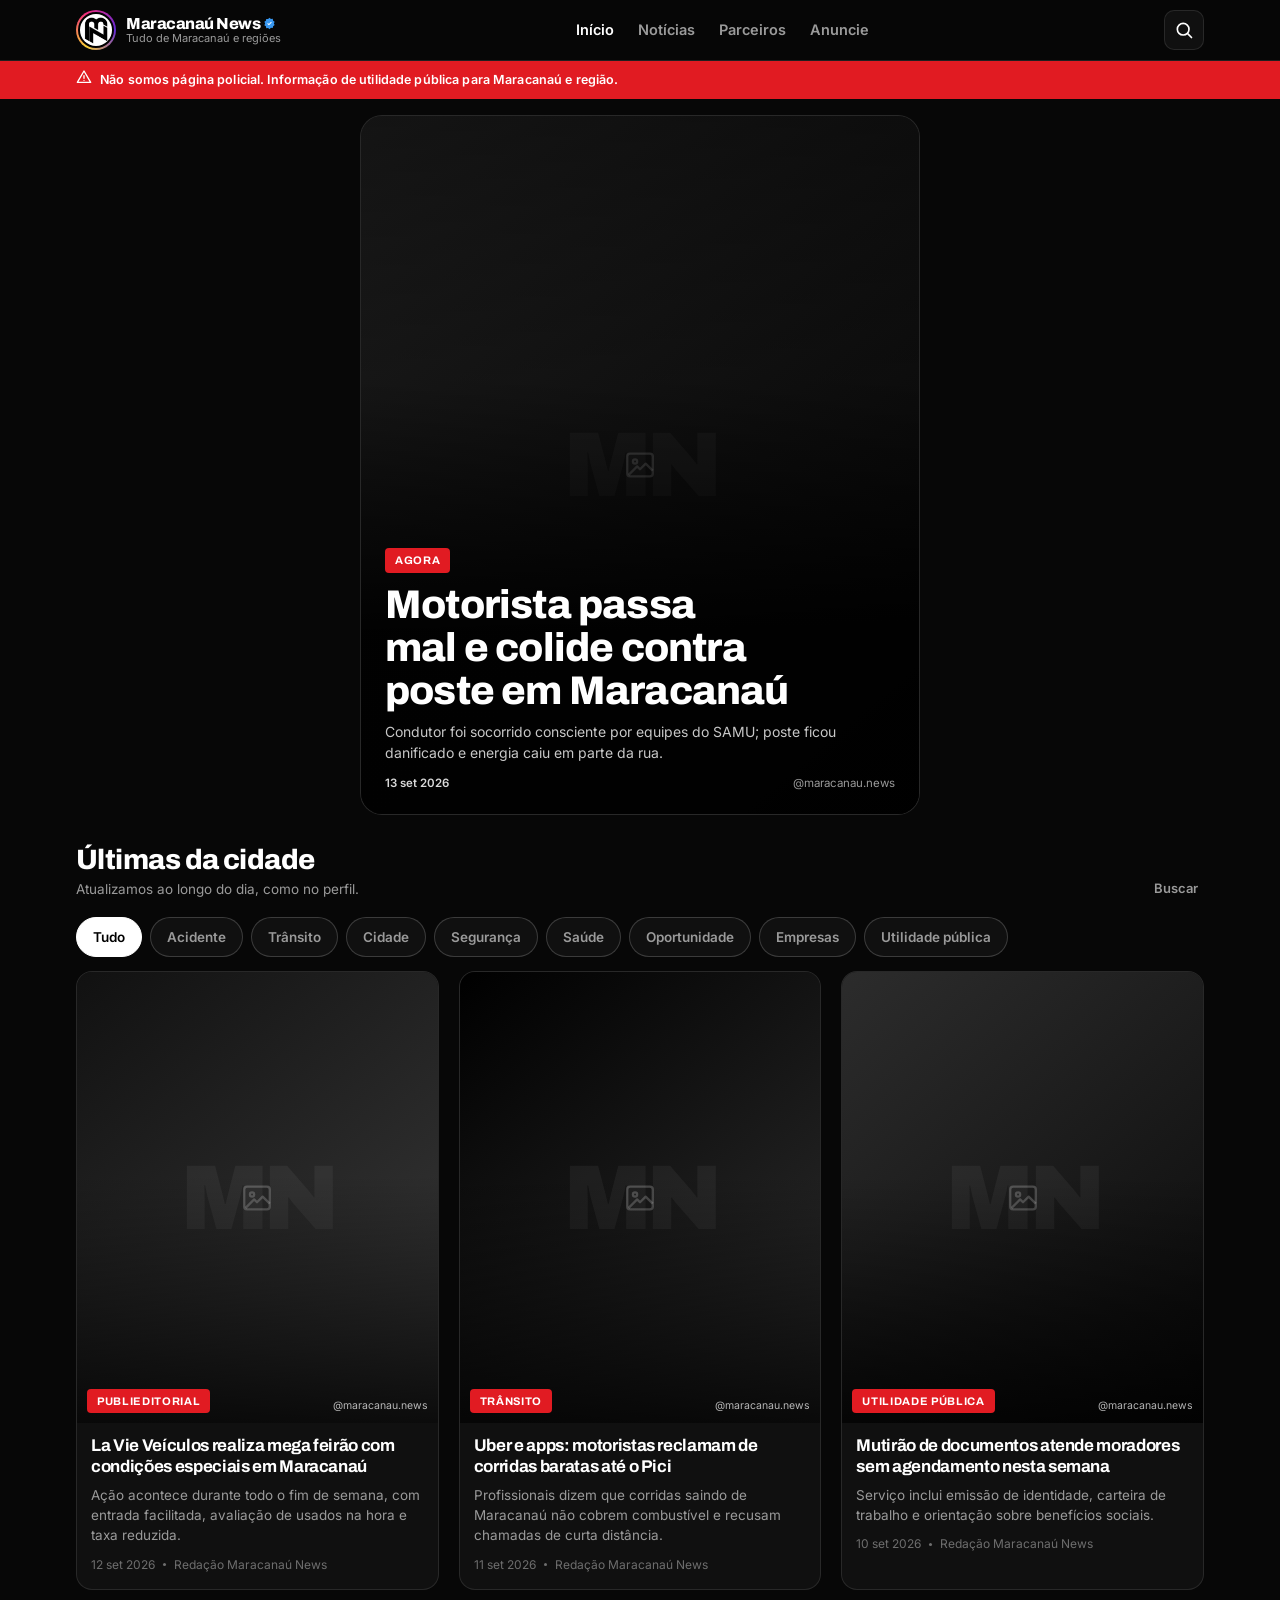
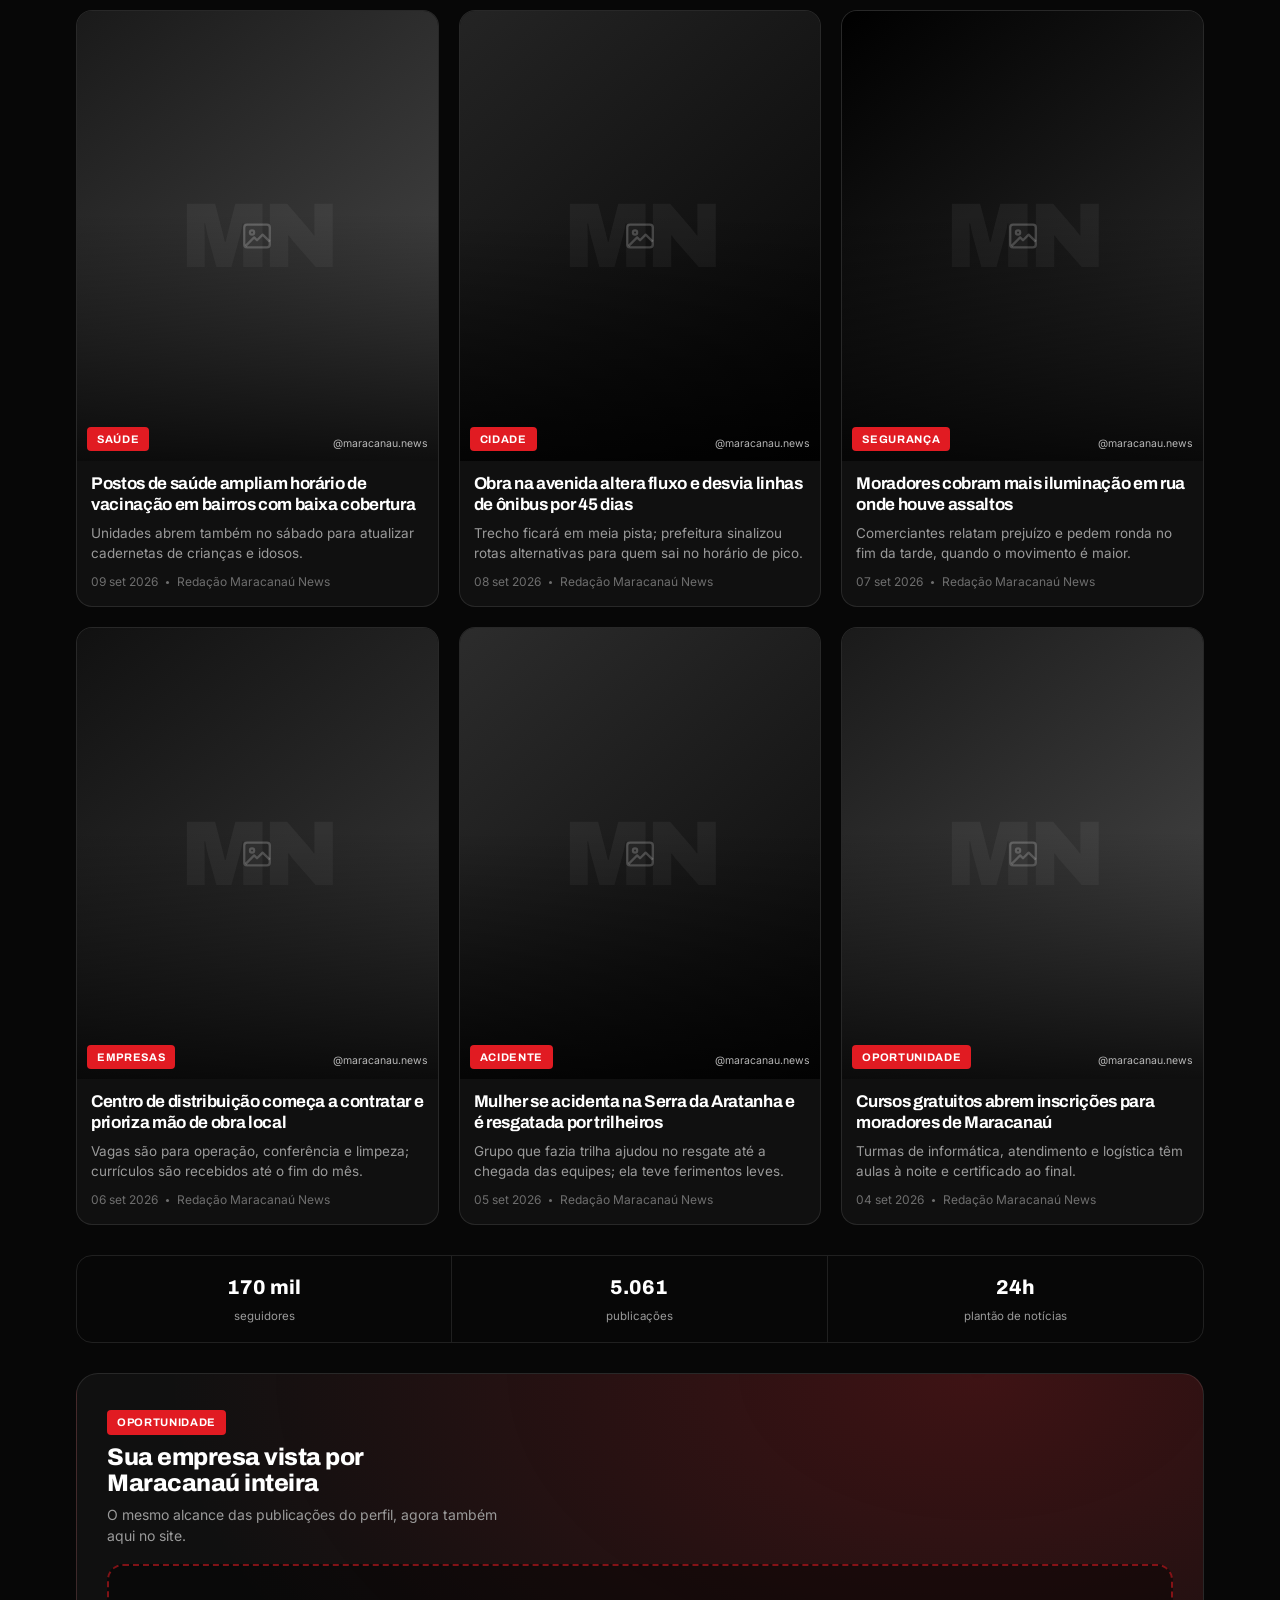
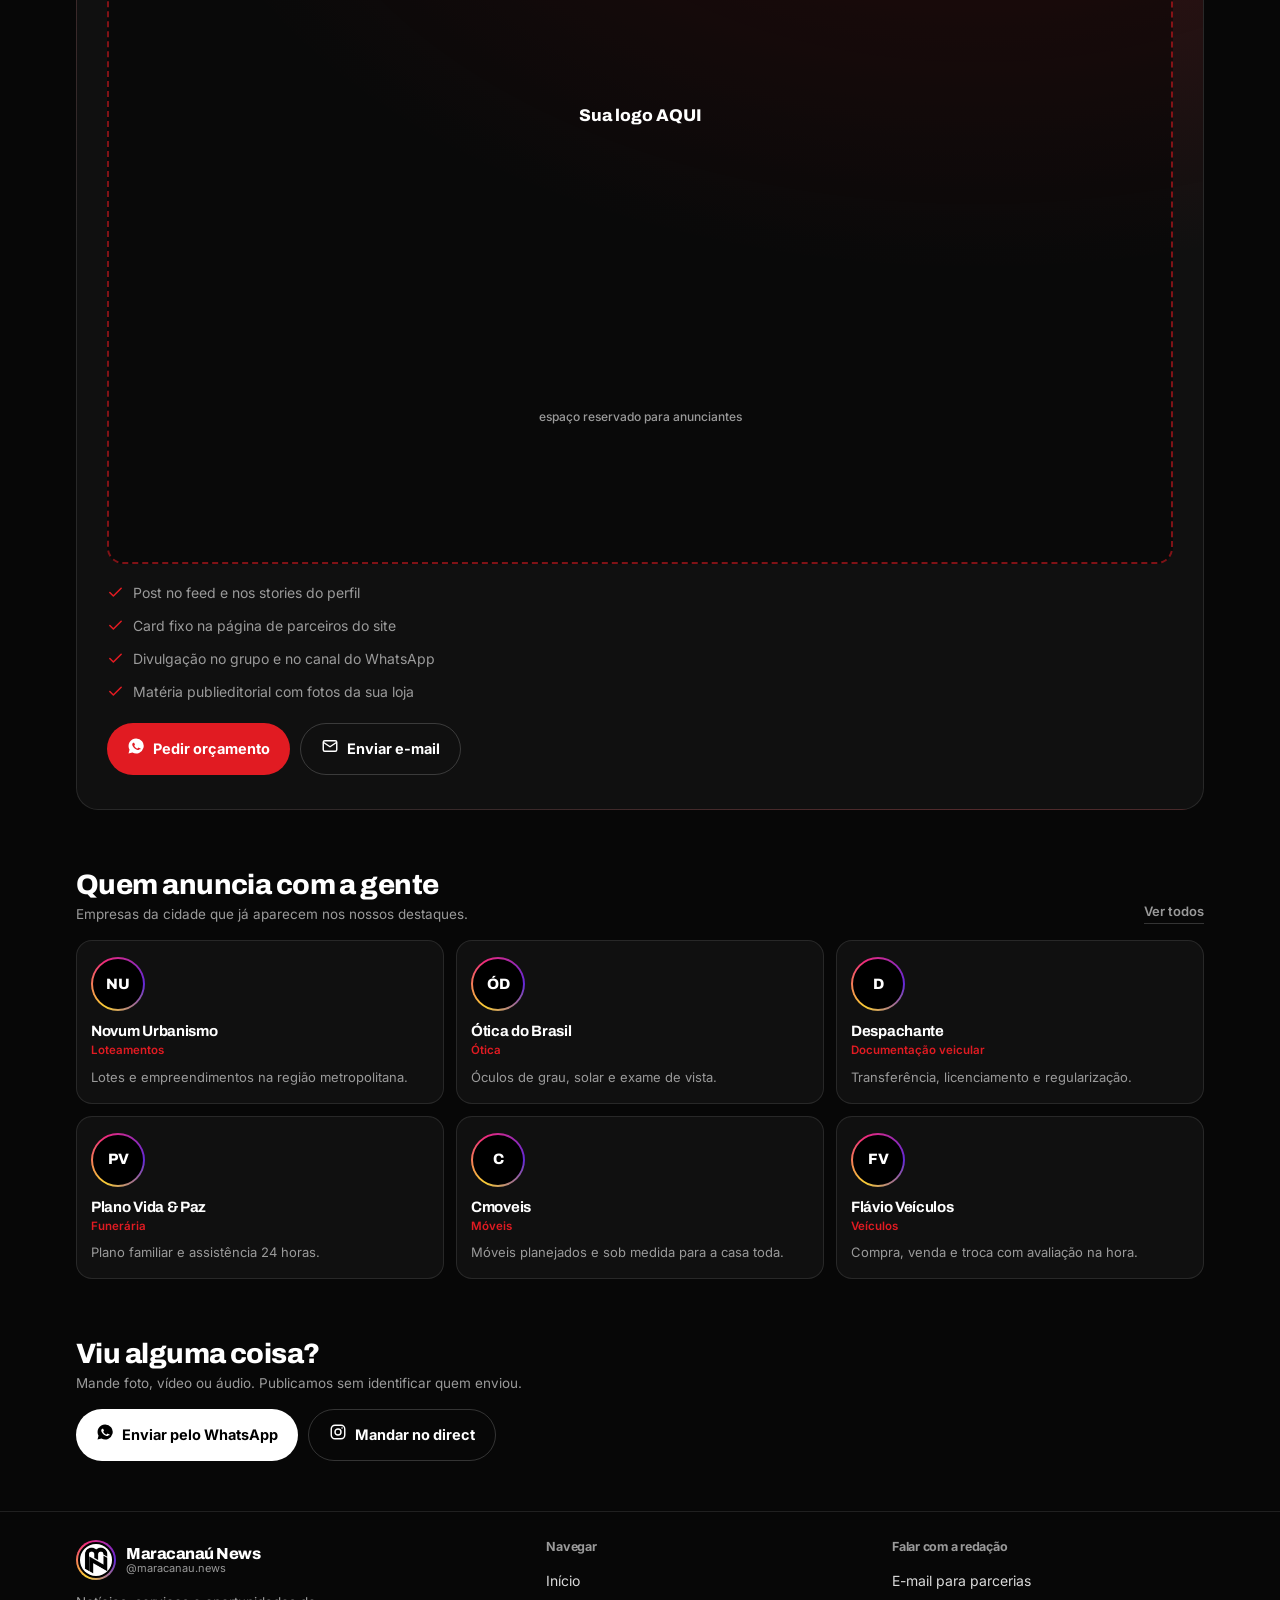
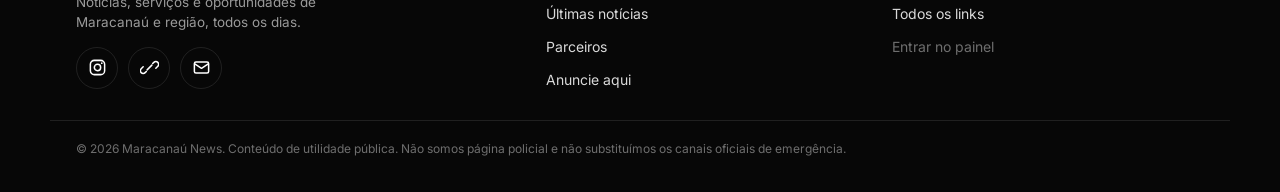
<file: index.html>
<!DOCTYPE html>
<html lang="pt-BR">
<head>
<meta charset="UTF-8">
<meta name="viewport" content="width=device-width, initial-scale=1, viewport-fit=cover">
<meta name="theme-color" content="#070707">
<title>Maracanaú News — Tudo de Maracanaú e regiões</title>
<meta name="description" content="Notícias de Maracanaú e região: trânsito, acidentes, saúde, cidade, vagas e utilidade pública. Não somos página policial.">
<meta property="og:title" content="Maracanaú News">
<meta property="og:description" content="Tudo de Maracanaú e regiões, atualizado todos os dias.">
<meta property="og:type" content="website">
<link rel="stylesheet" href="style.css">
<!-- </head> -->
<body data-page="home">

<!-- ====== TOPO ====== -->
<header class="topbar">
  <div class="wrap topbar-in">
    <a href="index.html" class="logo">
      <span class="logo-ring"><span>MN</span></span>
      <span class="logo-name">
        <b>Maracanaú News<i class="verified" data-icon="verified"></i></b>
        <small data-txt="bio">Tudo de Maracanaú e regiões</small>
      </span>
    </a>

    <nav class="nav-desk">
      <a href="index.html" class="on">Início</a>
      <a href="#feed">Notícias</a>
      <a href="parceiros.html">Parceiros</a>
      <a href="#anuncie">Anuncie</a>
    </nav>

    <div class="topbar-actions">
      <button class="icon-btn" data-open-search aria-label="Buscar" data-icon="search"></button>
      <button class="icon-btn menu-btn" id="menuBtn" aria-label="Abrir menu" data-icon="menu"></button>
    </div>
  </div>
</header>

<!-- ====== AVISO DO PERFIL ====== -->
<div class="notice">
  <div class="wrap">
    <span data-icon="alert"></span>
    <span>Não somos página policial. Informação de utilidade pública para Maracanaú e região.</span>
  </div>
</div>

<!-- ====== MANCHETE ====== -->
<main>
<section class="lead wrap" id="lead"></section>

<!-- ====== FEED ====== -->
<section class="section wrap">
  <div class="section-head">
    <div>
      <h2>Últimas da cidade</h2>
      <p>Atualizamos ao longo do dia, como no perfil.</p>
    </div>
    <button data-open-search style="font-size:13px;color:var(--mute);font-weight:600;">Buscar</button>
  </div>

  <div class="chips" id="chips"></div>
  <div class="feed" id="feed"></div>
</section>

<!-- ====== NÚMEROS ====== -->
<section class="wrap">
  <div class="stats" id="stats"></div>
</section>

<!-- ====== ANUNCIE ====== -->
<section class="section wrap" id="anuncie">
  <div class="ad">
    <span class="tag">Oportunidade</span>
    <h2>Sua empresa vista por Maracanaú inteira</h2>
    <p>O mesmo alcance das publicações do perfil, agora também aqui no site.</p>

    <div class="ad-slot">
      Sua logo AQUI
      <small>espaço reservado para anunciantes</small>
    </div>

    <ul class="ad-list">
      <li><span data-icon="check"></span> Post no feed e nos stories do perfil</li>
      <li><span data-icon="check"></span> Card fixo na página de parceiros do site</li>
      <li><span data-icon="check"></span> Divulgação no grupo e no canal do WhatsApp</li>
      <li><span data-icon="check"></span> Matéria publieditorial com fotos da sua loja</li>
    </ul>

    <div class="btn-row">
      <a class="btn btn-red" data-link="whats-direto" target="_blank" rel="noopener"><span data-icon="whats"></span> Pedir orçamento</a>
      <a class="btn btn-ghost" data-link="email"><span data-icon="mail"></span> Enviar e-mail</a>
    </div>
  </div>
</section>

<!-- ====== PARCEIROS ====== -->
<section class="section wrap">
  <div class="section-head">
    <div>
      <h2>Quem anuncia com a gente</h2>
      <p>Empresas da cidade que já aparecem nos nossos destaques.</p>
    </div>
    <a href="parceiros.html">Ver todos</a>
  </div>
  <div class="partners" id="parceirosPreview"></div>
</section>

<!-- ====== COMUNIDADE ====== -->
<!-- <section class="section wrap">
  <div class="join">
    <div>
      <h2>Receba antes de todo mundo</h2>
      <p>Entre no grupo para acompanhar alertas de trânsito, acidentes e vagas em tempo real.</p>
    </div>
    <div class="btn-row">
      <a class="btn btn-whats" data-link="whats-grupo" target="_blank" rel="noopener"><span data-icon="whats"></span> Entrar no grupo</a>
      <a class="btn btn-ghost" data-link="whats-canal" target="_blank" rel="noopener">Seguir o canal</a>
    </div>
  </div>
</section> -->

<!-- ====== ENVIE SUA PAUTA ====== -->
<section class="section wrap">
  <div class="section-head">
    <div>
      <h2>Viu alguma coisa?</h2>
      <p>Mande foto, vídeo ou áudio. Publicamos sem identificar quem enviou.</p>
    </div>
  </div>
  <div class="btn-row">
    <a class="btn btn-primary" data-link="whats-direto" target="_blank" rel="noopener"><span data-icon="whats"></span> Enviar pelo WhatsApp</a>
    <a class="btn btn-ghost" data-link="instagram" target="_blank" rel="noopener"><span data-icon="insta"></span> Mandar no direct</a>
  </div>
</section>
</main>

<!-- ====== RODAPÉ ====== -->
<footer class="foot">
  <div class="wrap foot-grid">
    <div>
      <div class="logo">
        <span class="logo-ring"><span>MN</span></span>
        <span class="logo-name"><b>Maracanaú News</b><small data-txt="handle">@maracanau.news</small></span>
      </div>
      <p style="color:var(--mute);font-size:13.5px;margin-top:12px;max-width:34ch;">Notícias, serviços e oportunidades de Maracanaú e região, todos os dias.</p>
      <div class="socials">
        <a data-link="instagram" target="_blank" rel="noopener" aria-label="Instagram" data-icon="insta"></a>
        <!-- <a data-link="whats-canal" target="_blank" rel="noopener" aria-label="Canal no WhatsApp" data-icon="whats"></a> -->
        <a data-link="keepo" target="_blank" rel="noopener" aria-label="Todos os links" data-icon="link"></a>
        <a data-link="email" aria-label="E-mail" data-icon="mail"></a>
      </div>
    </div>
    <div>
      <h4>Navegar</h4>
      <a class="fl" href="index.html">Início</a>
      <a class="fl" href="index.html#feed">Últimas notícias</a>
      <a class="fl" href="parceiros.html">Parceiros</a>
      <a class="fl" href="index.html#anuncie">Anuncie aqui</a>
    </div>
    <div>
      <h4>Falar com a redação</h4>
      <!-- <a class="fl" data-link="whats-direto" target="_blank" rel="noopener">WhatsApp da redação</a> -->
      <!-- <a class="fl" data-link="whats-grupo" target="_blank" rel="noopener">Grupo do WhatsApp</a> -->
      <a class="fl" data-link="email">E-mail para parcerias</a>
      <a class="fl" data-link="keepo" target="_blank" rel="noopener">Todos os links</a>
      <a class="fl" href="admin/login.html" style="color:var(--mute-2);">Entrar no painel</a>
    </div>
  </div>
  <div class="wrap foot-bottom">
    © <span data-txt="ano"></span> Maracanaú News. Conteúdo de utilidade pública. Não somos página policial e não substituímos os canais oficiais de emergência.
  </div>
</footer>

<!-- ====== MENU LATERAL ====== -->
<div class="drawer" id="drawer">
  <div class="drawer-bg" id="drawerBg"></div>
  <nav class="drawer-panel">
    <div class="drawer-head">
      <div class="logo"><span class="logo-ring"><span>MN</span></span><span class="logo-name"><b>Maracanaú News</b><small data-txt="handle"></small></span></div>
      <button class="icon-btn" id="drawerClose" aria-label="Fechar menu" data-icon="close"></button>
    </div>
    <a class="dl" href="index.html"><span data-icon="home"></span> Início</a>
    <a class="dl" href="index.html#feed"><span data-icon="news"></span> Últimas notícias</a>
    <a class="dl" href="#" data-open-search><span data-icon="search"></span> Buscar</a>
    <a class="dl" href="parceiros.html"><span data-icon="shop"></span> Parceiros</a>
    <a class="dl" href="index.html#anuncie"><span data-icon="check"></span> Anuncie aqui</a>
    <div class="drawer-sep"></div>
    <!-- <a class="dl" data-link="whats-grupo" target="_blank" rel="noopener"><span data-icon="whats"></span> Grupo do WhatsApp</a> -->
    <!-- <a class="dl" data-link="whats-canal" target="_blank" rel="noopener"><span data-icon="whats"></span> Canal do WhatsApp</a> -->
    <a class="dl" data-link="instagram" target="_blank" rel="noopener"><span data-icon="insta"></span> Instagram</a>
    <a class="dl" data-link="email"><span data-icon="mail"></span> E-mail</a>
    <div class="drawer-sep"></div>
    <p class="drawer-note">Não somos página policial. Em emergência, ligue para os órgãos oficiais.</p>
  </nav>
</div>

<!-- ====== BUSCA ====== -->
<div class="search-layer" id="searchLayer">
  <div class="search-top">
    <label class="search-field">
      <span data-icon="search"></span>
      <input id="searchInput" type="search" placeholder="Buscar notícia, bairro ou empresa" autocomplete="off">
    </label>
    <button class="icon-btn" id="searchClose" aria-label="Fechar busca" data-icon="close"></button>
  </div>
  <div class="search-results" id="searchResults"></div>
</div>

<!-- ====== BARRA INFERIOR (celular) ====== -->
<nav class="tabbar">
  <a href="index.html" data-tab="home"><span data-icon="home"></span>Início</a>
  <button data-open-search><span data-icon="search"></span>Buscar</button>
  <a href="parceiros.html" data-tab="parceiros"><span data-icon="shop"></span>Parceiros</a>
  <a class="whats" data-link="whats-grupo" target="_blank" rel="noopener"><span data-icon="whats"></span>Grupo</a>
</nav>

<script src="script.js"></script>
</body>
</html>
</file>
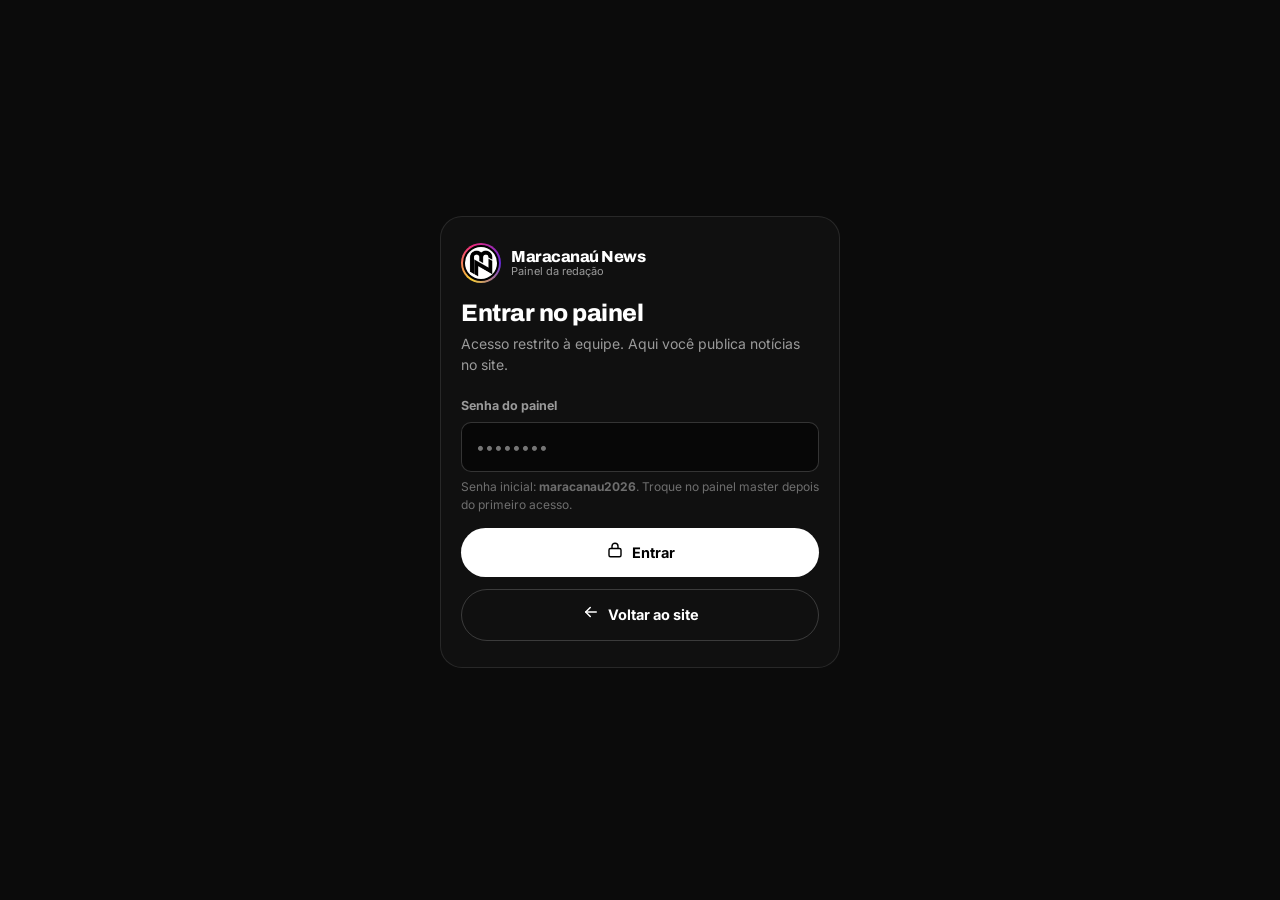
<file: admin/index.html>
<!DOCTYPE html>
<html lang="pt-BR">
<head>
<meta charset="UTF-8">
<meta name="viewport" content="width=device-width, initial-scale=1, viewport-fit=cover">
<meta name="theme-color" content="#070707">
<meta name="robots" content="noindex">
<title>Publicações — Painel Maracanaú News</title>
<link rel="stylesheet" href="../style.css">
</head>
<body class="adm" data-page="adm-noticias">

<div class="adm-shell">

  <header class="adm-top">
    <div class="wrap adm-top-in">
      <div class="logo">
        <span class="logo-ring"><span>MN</span></span>
        <span class="logo-name"><b>Painel da redação</b><small>Maracanaú News</small></span>
      </div>
      <div class="topbar-actions">
        <a class="icon-btn" href="../index.html" target="_blank" rel="noopener" aria-label="Abrir o site" data-icon="eye"></a>
        <button class="icon-btn" id="sair" aria-label="Sair" data-icon="out"></button>
      </div>
    </div>
  </header>

  <nav class="adm-nav">
    <a href="index.html" class="on">Publicações</a>
    <a href="master.html">Parceiros e ajustes</a>
    <a href="../index.html" target="_blank" rel="noopener">Ver o site</a>
  </nav>

  <main class="adm-main wrap">

    <div class="adm-stats">
      <div class="adm-stat"><b id="stTotal">0</b><span>no ar</span></div>
      <div class="adm-stat"><b id="stRascunho">0</b><span>rascunhos</span></div>
      <div class="adm-stat"><b id="stHoje">0</b><span>postadas hoje</span></div>
      <div class="adm-stat"><b id="stParceiros">0</b><span>parceiros</span></div>
    </div>

    <form class="panel" id="formNoticia">
      <div class="panel-head">
        <h2 id="formTitulo">Nova publicação</h2>
        <small>Salvo no navegador deste aparelho</small>
      </div>

      <div class="field">
        <label for="titulo">Título</label>
        <input type="text" id="titulo" placeholder="Ex.: Motorista passa mal e colide contra poste em Maracanaú">
      </div>

      <div class="field">
        <label for="resumo">Resumo</label>
        <input type="text" id="resumo" placeholder="Uma frase curta, a mesma que vai na legenda do post">
      </div>

      <div class="field">
        <label>Categoria</label>
        <div class="pick" id="pickCat"></div>
      </div>

      <div class="field">
        <label>Arte da publicação</label>
        <label class="drop" for="foto">
          <span data-icon="image"></span>
          Escolher imagem do celular
          <small style="color:var(--mute-2);font-size:12px;">a mesma arte do Instagram, no formato dos posts</small>
        </label>
        <input type="file" id="foto" accept="image/*" hidden>
        <div class="preview" id="preview" style="display:none;"></div>
        <input type="url" id="fotoUrl" placeholder="ou cole o link de uma imagem" style="margin-top:10px;">
      </div>

      <div class="field-2">
        <div class="field">
          <label for="autor">Assinatura</label>
          <input type="text" id="autor" placeholder="Redação Maracanaú News">
        </div>
        <div class="field">
          <label for="data">Data</label>
          <input type="date" id="data">
          <div class="hint"><button type="button" id="hoje" style="color:var(--white);font-weight:600;text-decoration:underline;">usar a data de hoje</button></div>
        </div>
      </div>

      <div class="field">
        <label for="corpo">Texto da notícia</label>
        <textarea id="corpo" placeholder="Escreva normalmente.&#10;&#10;Deixe uma linha em branco para separar parágrafos.&#10;&#10;## Assim vira um subtítulo&#10;&#10;> Assim vira uma citação em destaque"></textarea>
        <div class="hint">Linha em branco separa parágrafos. Comece com <b>##</b> para subtítulo e <b>&gt;</b> para citação.</div>
      </div>

      <div class="adm-bar">
        <button type="button" class="btn btn-red" id="btnPublicar"><span data-icon="check"></span> Publicar</button>
        <button type="button" class="btn btn-ghost" id="btnRascunho">Salvar rascunho</button>
        <button type="button" class="btn btn-ghost" id="btnCancelar" style="display:none;">Cancelar edição</button>
      </div>
    </form>

    <section class="panel">
      <div class="panel-head">
        <h2>Publicações</h2>
        <small>toque para editar, ver ou excluir</small>
      </div>
      <div id="admLista"></div>
    </section>

  </main>
</div>

<script src="../script.js"></script>
</body>
</html>
</file>
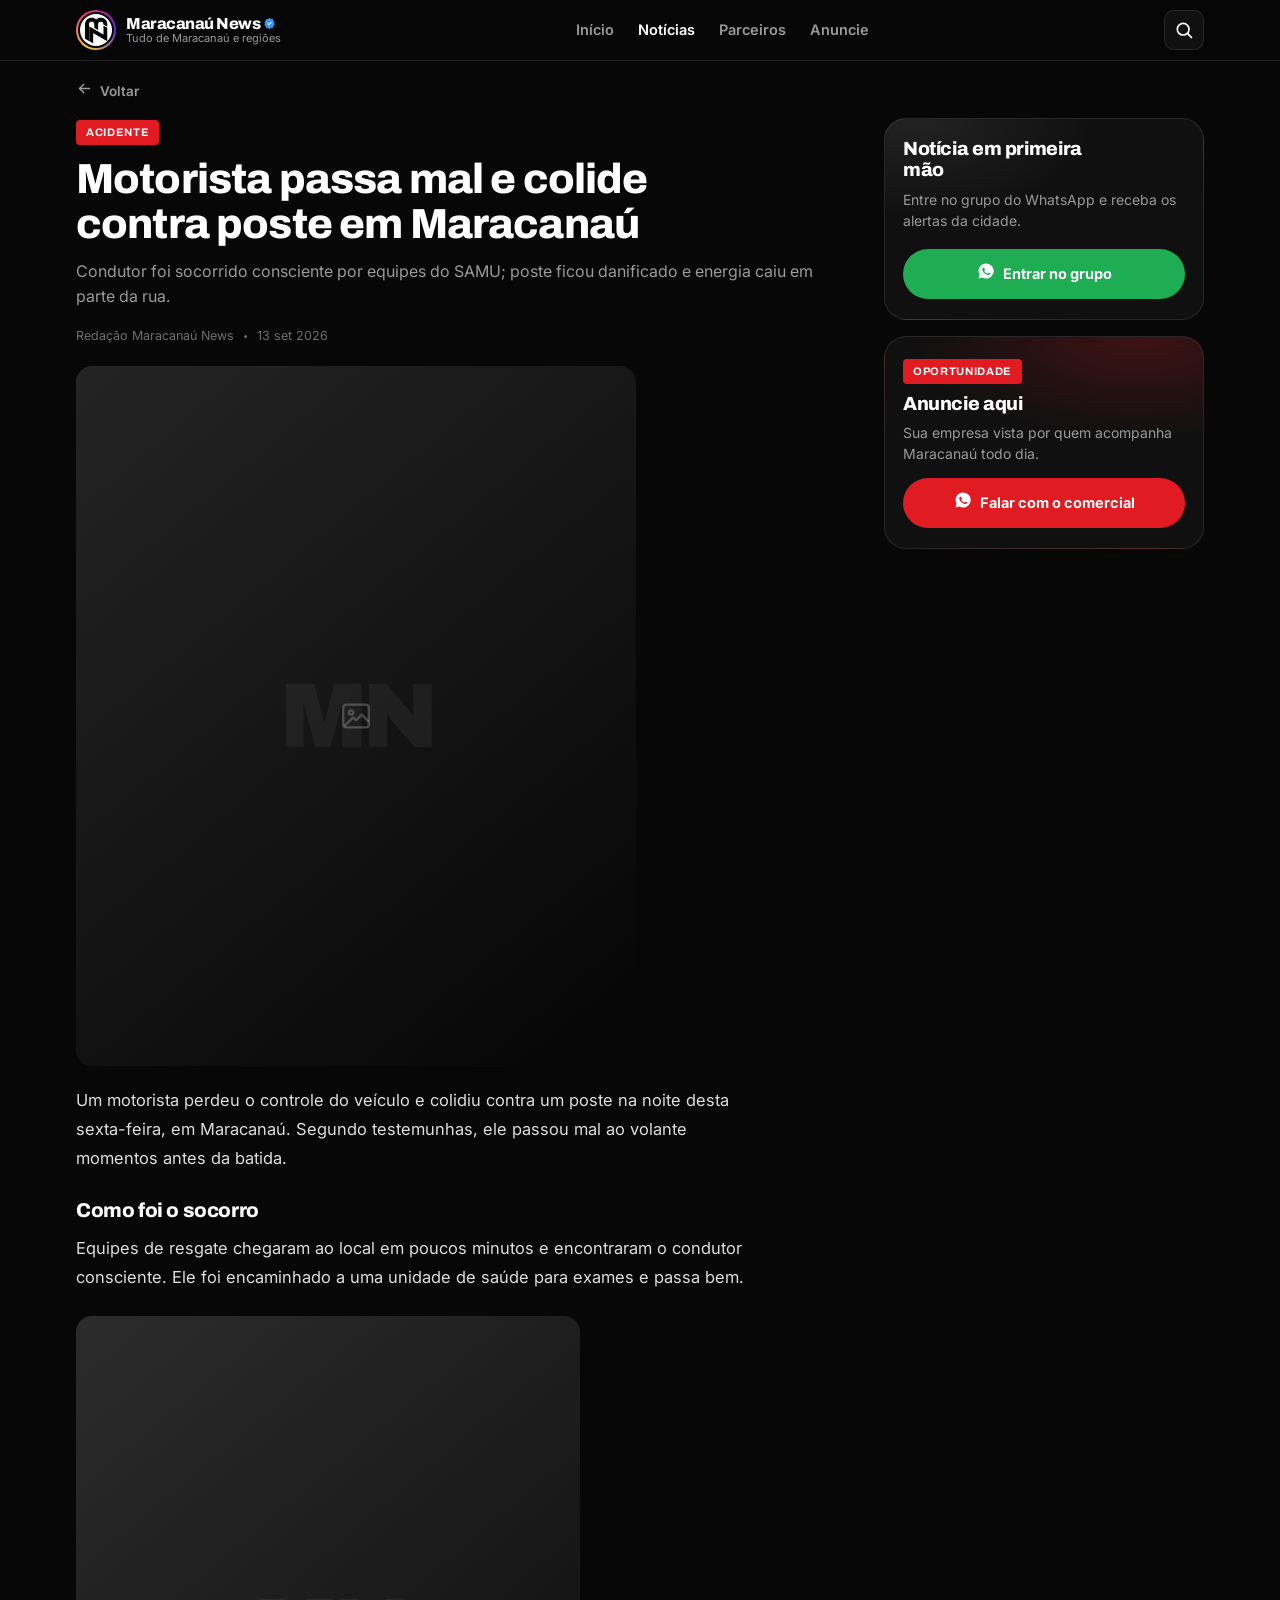
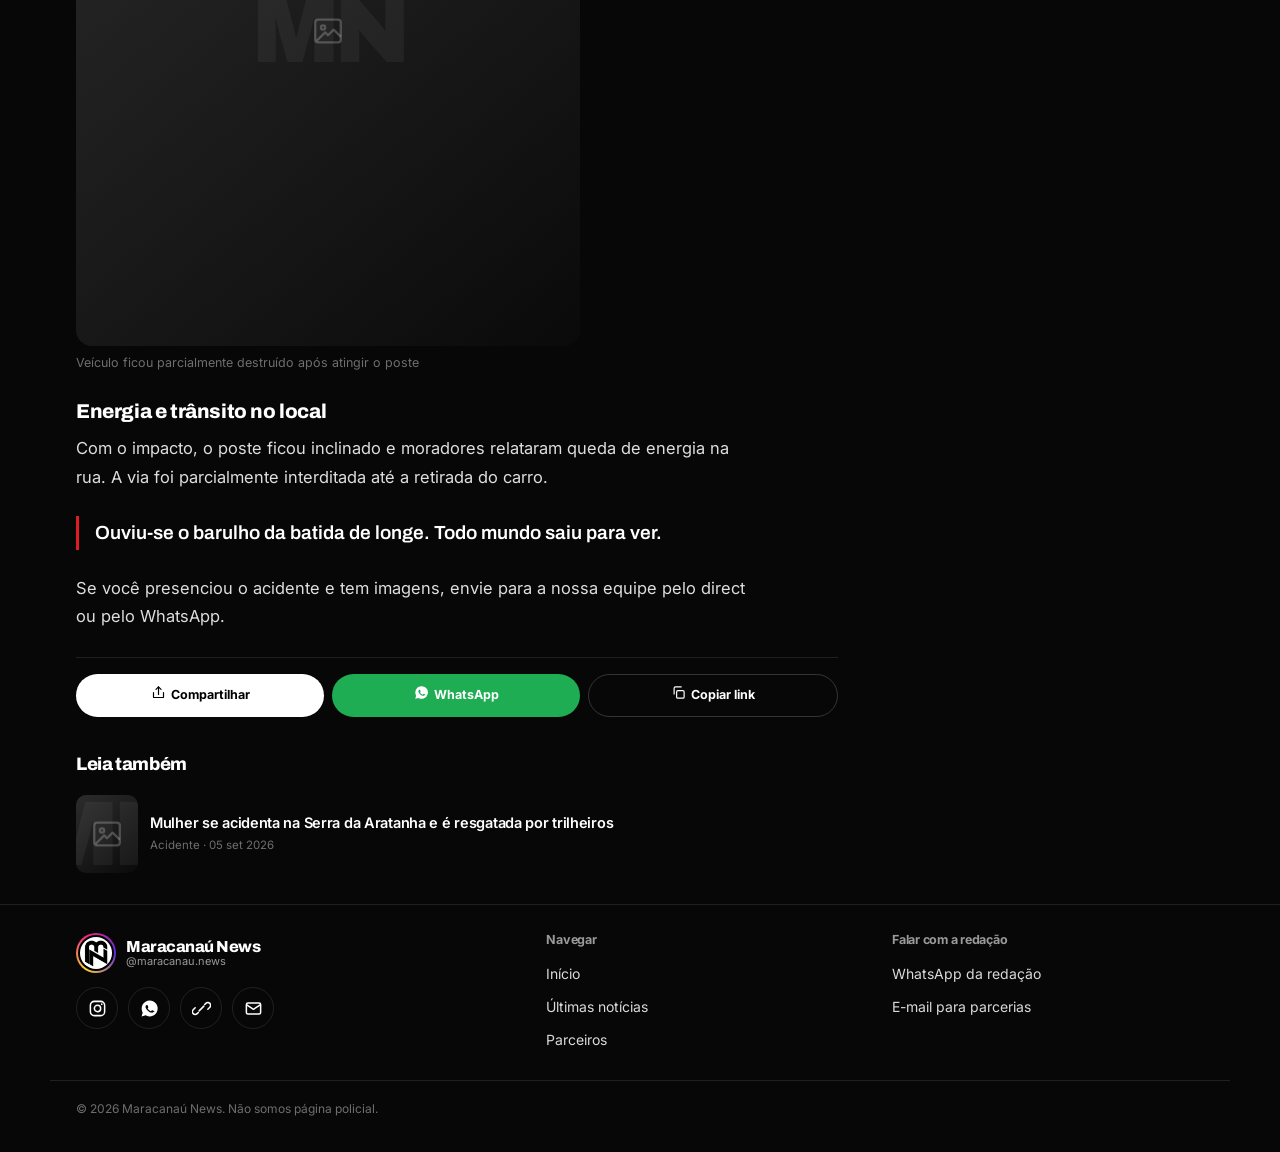
<file: noticia.html>
<!DOCTYPE html>
<html lang="pt-BR">
<head>
<meta charset="UTF-8">
<meta name="viewport" content="width=device-width, initial-scale=1, viewport-fit=cover">
<meta name="theme-color" content="#070707">
<title>Notícia — Maracanaú News</title>
<link rel="stylesheet" href="style.css">
</head>
<body data-page="home">

<header class="topbar">
  <div class="wrap topbar-in">
    <a href="index.html" class="logo">
      <span class="logo-ring"><span>MN</span></span>
      <span class="logo-name">
        <b>Maracanaú News<i class="verified" data-icon="verified"></i></b>
        <small data-txt="bio"></small>
      </span>
    </a>
    <nav class="nav-desk">
      <a href="index.html">Início</a>
      <a href="index.html#feed" class="on">Notícias</a>
      <a href="parceiros.html">Parceiros</a>
      <a href="index.html#anuncie">Anuncie</a>
    </nav>
    <div class="topbar-actions">
      <button class="icon-btn" data-open-search aria-label="Buscar" data-icon="search"></button>
      <button class="icon-btn menu-btn" id="menuBtn" aria-label="Abrir menu" data-icon="menu"></button>
    </div>
  </div>
</header>

<main id="noticia" class="wrap article-top">
  <a class="back" href="index.html"><span data-icon="back"></span> Voltar</a>

  <div class="article-grid">
    <article>
      <span class="tag" id="nTag"></span>
      <h1 id="nTitulo"></h1>
      <p class="lede" id="nResumo"></p>

      <div class="byline">
        <span id="nAutor"></span>
        <i class="dot" style="width:3px;height:3px;border-radius:50%;background:currentColor;"></i>
        <span id="nData"></span>
      </div>

      <div class="cover" id="nCover"></div>

      <div class="prose" id="nCorpo"></div>

      <div class="share-bar">
        <button class="btn btn-primary" id="btnShare"><span data-icon="share"></span> Compartilhar</button>
        <a class="btn btn-whats" id="btnWhats" target="_blank" rel="noopener"><span data-icon="whats"></span> WhatsApp</a>
        <button class="btn btn-ghost" id="btnCopy"><span data-icon="copy"></span> Copiar link</button>
      </div>

      <div class="related">
        <h3>Leia também</h3>
        <div id="nRelacionadas"></div>
      </div>
    </article>

    <aside>
      <div class="join join--aside">
        <h2 style="font-size:19px;">Notícia em primeira mão</h2>
        <p>Entre no grupo do WhatsApp e receba os alertas da cidade.</p>
        <a class="btn btn-whats btn-block" data-link="whats-grupo" target="_blank" rel="noopener"><span data-icon="whats"></span> Entrar no grupo</a>
      </div>
      <div class="ad" style="margin-top:16px;padding:20px 18px;">
        <span class="tag">Oportunidade</span>
        <h2 style="font-size:19px;">Anuncie aqui</h2>
        <p>Sua empresa vista por quem acompanha Maracanaú todo dia.</p>
        <a class="btn btn-red btn-block" style="margin-top:14px;" data-link="whats-direto" target="_blank" rel="noopener"><span data-icon="whats"></span> Falar com o comercial</a>
      </div>
    </aside>
  </div>
</main>

<footer class="foot">
  <div class="wrap foot-grid">
    <div>
      <div class="logo">
        <span class="logo-ring"><span>MN</span></span>
        <span class="logo-name"><b>Maracanaú News</b><small data-txt="handle"></small></span>
      </div>
      <div class="socials">
        <a data-link="instagram" target="_blank" rel="noopener" aria-label="Instagram" data-icon="insta"></a>
        <a data-link="whats-canal" target="_blank" rel="noopener" aria-label="Canal" data-icon="whats"></a>
        <a data-link="keepo" target="_blank" rel="noopener" aria-label="Links" data-icon="link"></a>
        <a data-link="email" aria-label="E-mail" data-icon="mail"></a>
      </div>
    </div>
    <div>
      <h4>Navegar</h4>
      <a class="fl" href="index.html">Início</a>
      <a class="fl" href="index.html#feed">Últimas notícias</a>
      <a class="fl" href="parceiros.html">Parceiros</a>
    </div>
    <div>
      <h4>Falar com a redação</h4>
      <a class="fl" data-link="whats-direto" target="_blank" rel="noopener">WhatsApp da redação</a>
      <a class="fl" data-link="email">E-mail para parcerias</a>
    </div>
  </div>
  <div class="wrap foot-bottom">
    © <span data-txt="ano"></span> Maracanaú News. Não somos página policial.
  </div>
</footer>

<div class="drawer" id="drawer">
  <div class="drawer-bg" id="drawerBg"></div>
  <nav class="drawer-panel">
    <div class="drawer-head">
      <div class="logo"><span class="logo-ring"><span>MN</span></span><span class="logo-name"><b>Maracanaú News</b><small data-txt="handle"></small></span></div>
      <button class="icon-btn" id="drawerClose" aria-label="Fechar menu" data-icon="close"></button>
    </div>
    <a class="dl" href="index.html"><span data-icon="home"></span> Início</a>
    <a class="dl" href="index.html#feed"><span data-icon="news"></span> Últimas notícias</a>
    <a class="dl" href="#" data-open-search><span data-icon="search"></span> Buscar</a>
    <a class="dl" href="parceiros.html"><span data-icon="shop"></span> Parceiros</a>
    <a class="dl" href="index.html#anuncie"><span data-icon="check"></span> Anuncie aqui</a>
    <div class="drawer-sep"></div>
    <a class="dl" data-link="whats-grupo" target="_blank" rel="noopener"><span data-icon="whats"></span> Grupo do WhatsApp</a>
    <a class="dl" data-link="instagram" target="_blank" rel="noopener"><span data-icon="insta"></span> Instagram</a>
  </nav>
</div>

<div class="search-layer" id="searchLayer">
  <div class="search-top">
    <label class="search-field">
      <span data-icon="search"></span>
      <input id="searchInput" type="search" placeholder="Buscar notícia, bairro ou empresa" autocomplete="off">
    </label>
    <button class="icon-btn" id="searchClose" aria-label="Fechar busca" data-icon="close"></button>
  </div>
  <div class="search-results" id="searchResults"></div>
</div>

<nav class="tabbar">
  <a href="index.html" data-tab="home"><span data-icon="home"></span>Início</a>
  <button data-open-search><span data-icon="search"></span>Buscar</button>
  <a href="parceiros.html" data-tab="parceiros"><span data-icon="shop"></span>Parceiros</a>
  <a class="whats" data-link="whats-grupo" target="_blank" rel="noopener"><span data-icon="whats"></span>Grupo</a>
</nav>

<script src="script.js"></script>
</body>
</html>
</file>
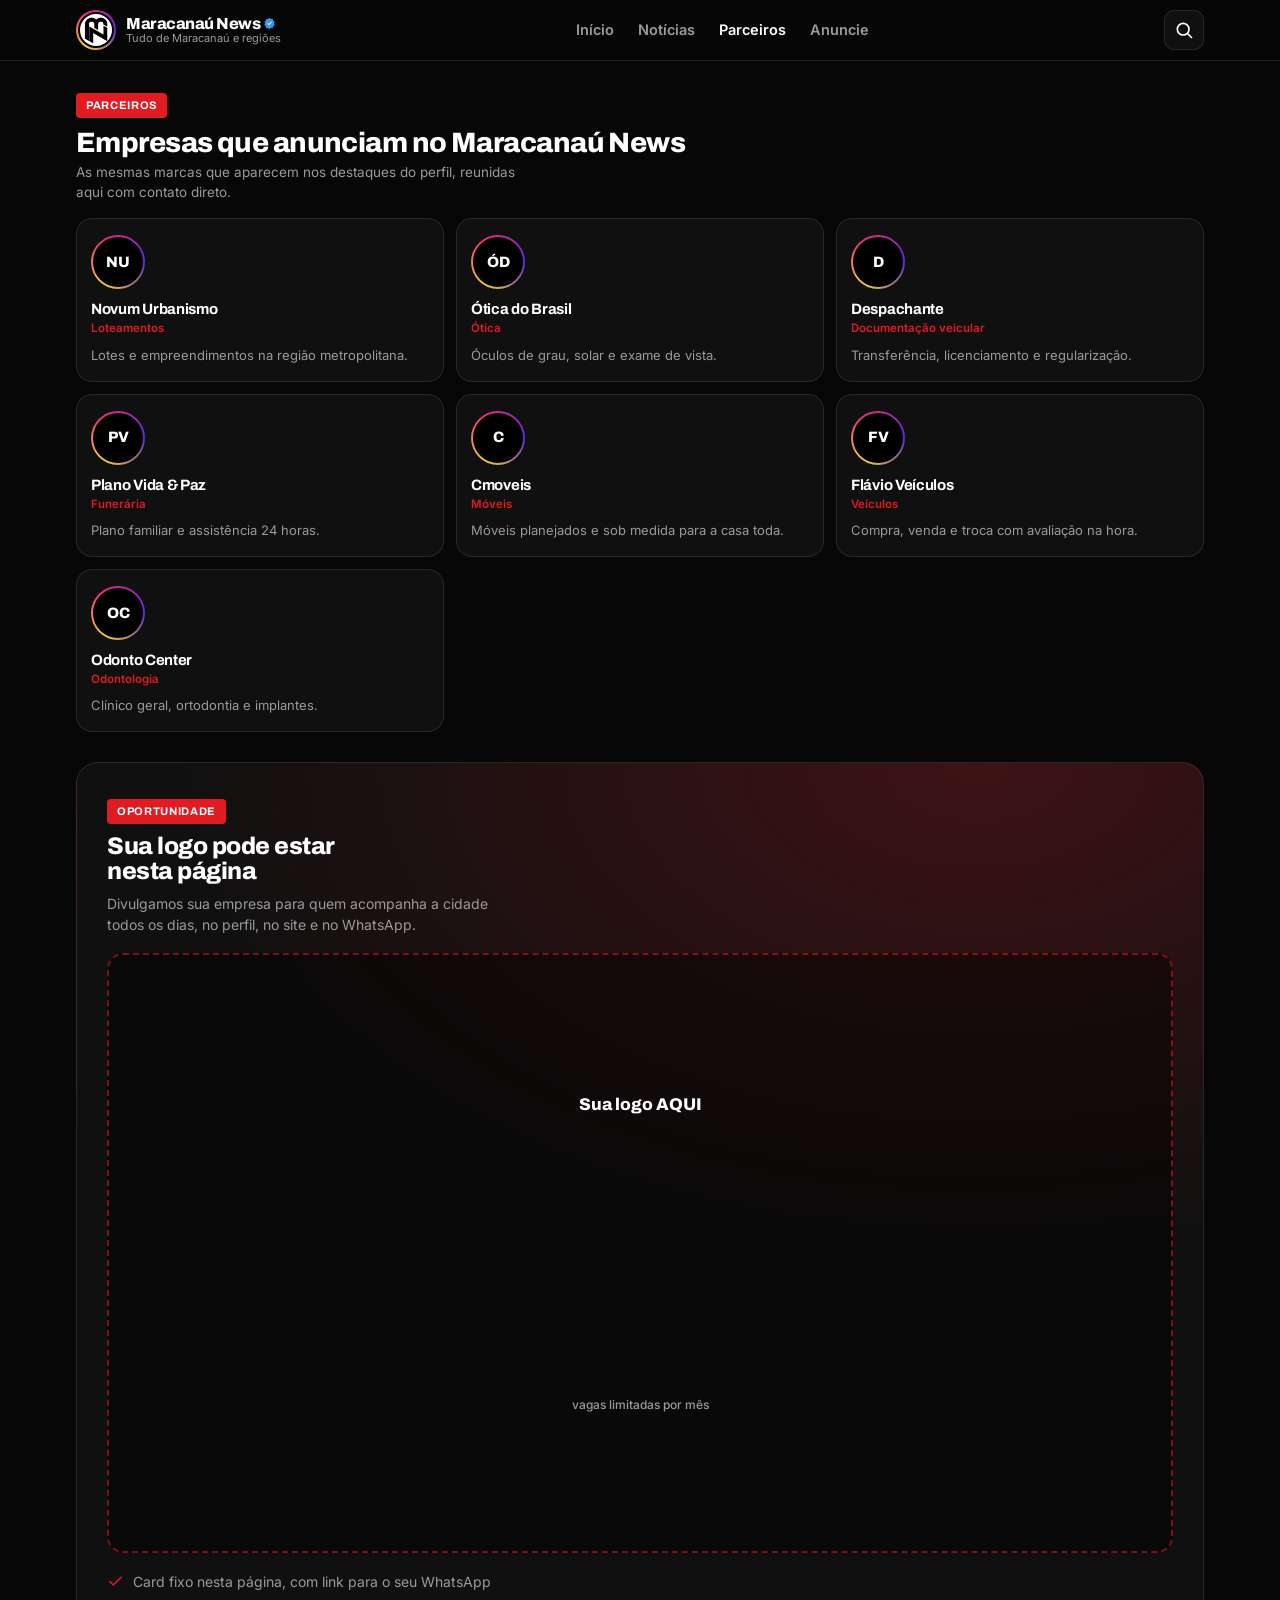
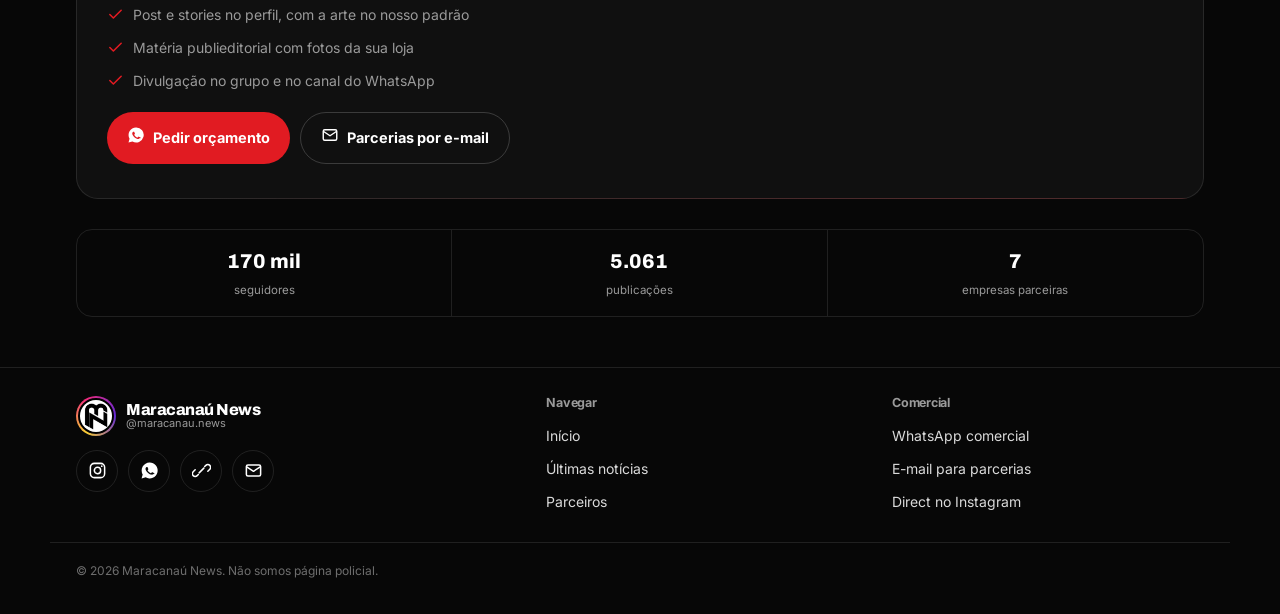
<file: parceiros.html>
<!DOCTYPE html>
<html lang="pt-BR">
<head>
<meta charset="UTF-8">
<meta name="viewport" content="width=device-width, initial-scale=1, viewport-fit=cover">
<meta name="theme-color" content="#070707">
<title>Parceiros — Maracanaú News</title>
<meta name="description" content="Empresas de Maracanaú e região que anunciam no Maracanaú News.">
<link rel="stylesheet" href="style.css">
</head>
<body data-page="parceiros">

<header class="topbar">
  <div class="wrap topbar-in">
    <a href="index.html" class="logo">
      <span class="logo-ring"><span>MN</span></span>
      <span class="logo-name">
        <b>Maracanaú News<i class="verified" data-icon="verified"></i></b>
        <small data-txt="bio"></small>
      </span>
    </a>
    <nav class="nav-desk">
      <a href="index.html">Início</a>
      <a href="index.html#feed">Notícias</a>
      <a href="parceiros.html" class="on">Parceiros</a>
      <a href="#anuncie">Anuncie</a>
    </nav>
    <div class="topbar-actions">
      <button class="icon-btn" data-open-search aria-label="Buscar" data-icon="search"></button>
      <button class="icon-btn menu-btn" id="menuBtn" aria-label="Abrir menu" data-icon="menu"></button>
    </div>
  </div>
</header>

<main>
<section class="section wrap">
  <div class="section-head">
    <div>
      <span class="tag">Parceiros</span>
      <h2 style="margin-top:10px;">Empresas que anunciam no Maracanaú News</h2>
      <p>As mesmas marcas que aparecem nos destaques do perfil, reunidas aqui com contato direto.</p>
    </div>
  </div>
  <div class="partners" id="parceirosGrid"></div>
</section>

<section class="section wrap" id="anuncie" style="padding-top:0;">
  <div class="ad">
    <span class="tag">Oportunidade</span>
    <h2>Sua logo pode estar nesta página</h2>
    <p>Divulgamos sua empresa para quem acompanha a cidade todos os dias, no perfil, no site e no WhatsApp.</p>

    <div class="ad-slot">
      Sua logo AQUI
      <small>vagas limitadas por mês</small>
    </div>

    <ul class="ad-list">
      <li><span data-icon="check"></span> Card fixo nesta página, com link para o seu WhatsApp</li>
      <li><span data-icon="check"></span> Post e stories no perfil, com a arte no nosso padrão</li>
      <li><span data-icon="check"></span> Matéria publieditorial com fotos da sua loja</li>
      <li><span data-icon="check"></span> Divulgação no grupo e no canal do WhatsApp</li>
    </ul>

    <div class="btn-row">
      <a class="btn btn-red" data-link="whats-direto" target="_blank" rel="noopener"><span data-icon="whats"></span> Pedir orçamento</a>
      <a class="btn btn-ghost" data-link="email"><span data-icon="mail"></span> Parcerias por e-mail</a>
    </div>
  </div>
</section>

<section class="section wrap" style="padding-top:0;">
  <div class="stats">
    <div><b>170 mil</b><span>seguidores</span></div>
    <div><b>5.061</b><span>publicações</span></div>
    <div><b>7</b><span>empresas parceiras</span></div>
  </div>
</section>
</main>

<footer class="foot">
  <div class="wrap foot-grid">
    <div>
      <div class="logo">
        <span class="logo-ring"><span>MN</span></span>
        <span class="logo-name"><b>Maracanaú News</b><small data-txt="handle"></small></span>
      </div>
      <div class="socials">
        <a data-link="instagram" target="_blank" rel="noopener" aria-label="Instagram" data-icon="insta"></a>
        <a data-link="whats-canal" target="_blank" rel="noopener" aria-label="Canal" data-icon="whats"></a>
        <a data-link="keepo" target="_blank" rel="noopener" aria-label="Links" data-icon="link"></a>
        <a data-link="email" aria-label="E-mail" data-icon="mail"></a>
      </div>
    </div>
    <div>
      <h4>Navegar</h4>
      <a class="fl" href="index.html">Início</a>
      <a class="fl" href="index.html#feed">Últimas notícias</a>
      <a class="fl" href="parceiros.html">Parceiros</a>
    </div>
    <div>
      <h4>Comercial</h4>
      <a class="fl" data-link="whats-direto" target="_blank" rel="noopener">WhatsApp comercial</a>
      <a class="fl" data-link="email">E-mail para parcerias</a>
      <a class="fl" data-link="instagram" target="_blank" rel="noopener">Direct no Instagram</a>
    </div>
  </div>
  <div class="wrap foot-bottom">
    © <span data-txt="ano"></span> Maracanaú News. Não somos página policial.
  </div>
</footer>

<div class="drawer" id="drawer">
  <div class="drawer-bg" id="drawerBg"></div>
  <nav class="drawer-panel">
    <div class="drawer-head">
      <div class="logo"><span class="logo-ring"><span>MN</span></span><span class="logo-name"><b>Maracanaú News</b><small data-txt="handle"></small></span></div>
      <button class="icon-btn" id="drawerClose" aria-label="Fechar menu" data-icon="close"></button>
    </div>
    <a class="dl" href="index.html"><span data-icon="home"></span> Início</a>
    <a class="dl" href="index.html#feed"><span data-icon="news"></span> Últimas notícias</a>
    <a class="dl" href="#" data-open-search><span data-icon="search"></span> Buscar</a>
    <a class="dl" href="parceiros.html"><span data-icon="shop"></span> Parceiros</a>
    <a class="dl" href="#anuncie"><span data-icon="check"></span> Anuncie aqui</a>
    <div class="drawer-sep"></div>
    <a class="dl" data-link="whats-grupo" target="_blank" rel="noopener"><span data-icon="whats"></span> Grupo do WhatsApp</a>
    <a class="dl" data-link="instagram" target="_blank" rel="noopener"><span data-icon="insta"></span> Instagram</a>
  </nav>
</div>

<div class="search-layer" id="searchLayer">
  <div class="search-top">
    <label class="search-field">
      <span data-icon="search"></span>
      <input id="searchInput" type="search" placeholder="Buscar notícia, bairro ou empresa" autocomplete="off">
    </label>
    <button class="icon-btn" id="searchClose" aria-label="Fechar busca" data-icon="close"></button>
  </div>
  <div class="search-results" id="searchResults"></div>
</div>

<nav class="tabbar">
  <a href="index.html" data-tab="home"><span data-icon="home"></span>Início</a>
  <button data-open-search><span data-icon="search"></span>Buscar</button>
  <a href="parceiros.html" data-tab="parceiros"><span data-icon="shop"></span>Parceiros</a>
  <a class="whats" data-link="whats-grupo" target="_blank" rel="noopener"><span data-icon="whats"></span>Grupo</a>
</nav>

<script src="script.js"></script>
</body>
</html>
</file>
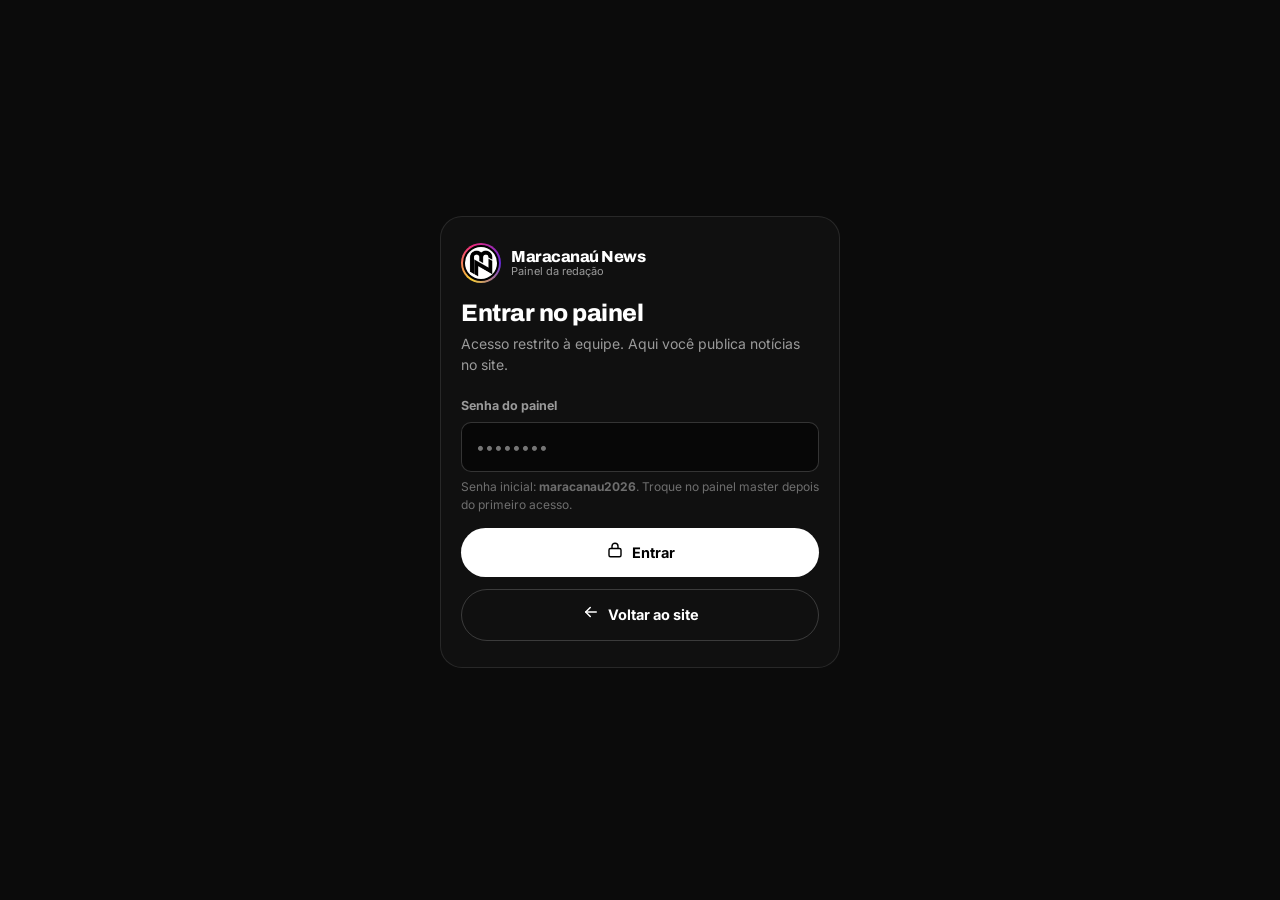
<file: admin/login.html>
<!DOCTYPE html>
<html lang="pt-BR">
<head>
<meta charset="UTF-8">
<meta name="viewport" content="width=device-width, initial-scale=1, viewport-fit=cover">
<meta name="theme-color" content="#070707">
<meta name="robots" content="noindex">
<title>Entrar no painel — Maracanaú News</title>
<link rel="stylesheet" href="../style.css">
</head>
<body class="adm" data-page="adm-login">

<main class="adm-login">
  <div class="adm-login-card">
    <div class="logo">
      <span class="logo-ring"><span>MN</span></span>
      <span class="logo-name"><b>Maracanaú News</b><small>Painel da redação</small></span>
    </div>

    <h1>Entrar no painel</h1>
    <p>Acesso restrito à equipe. Aqui você publica notícias no site.</p>

    <form id="formLogin">
      <div class="field">
        <label for="senha">Senha do painel</label>
        <input type="password" id="senha" placeholder="••••••••" autocomplete="current-password" required>
        <div class="hint">Senha inicial: <b>maracanau2026</b>. Troque no painel master depois do primeiro acesso.</div>
      </div>
      <button type="submit" class="btn btn-primary btn-block"><span data-icon="lock"></span> Entrar</button>
    </form>

    <a class="btn btn-ghost btn-block" style="margin-top:12px;" href="../index.html"><span data-icon="back"></span> Voltar ao site</a>
  </div>
</main>

<script src="../script.js"></script>
</body>
</html>
</file>
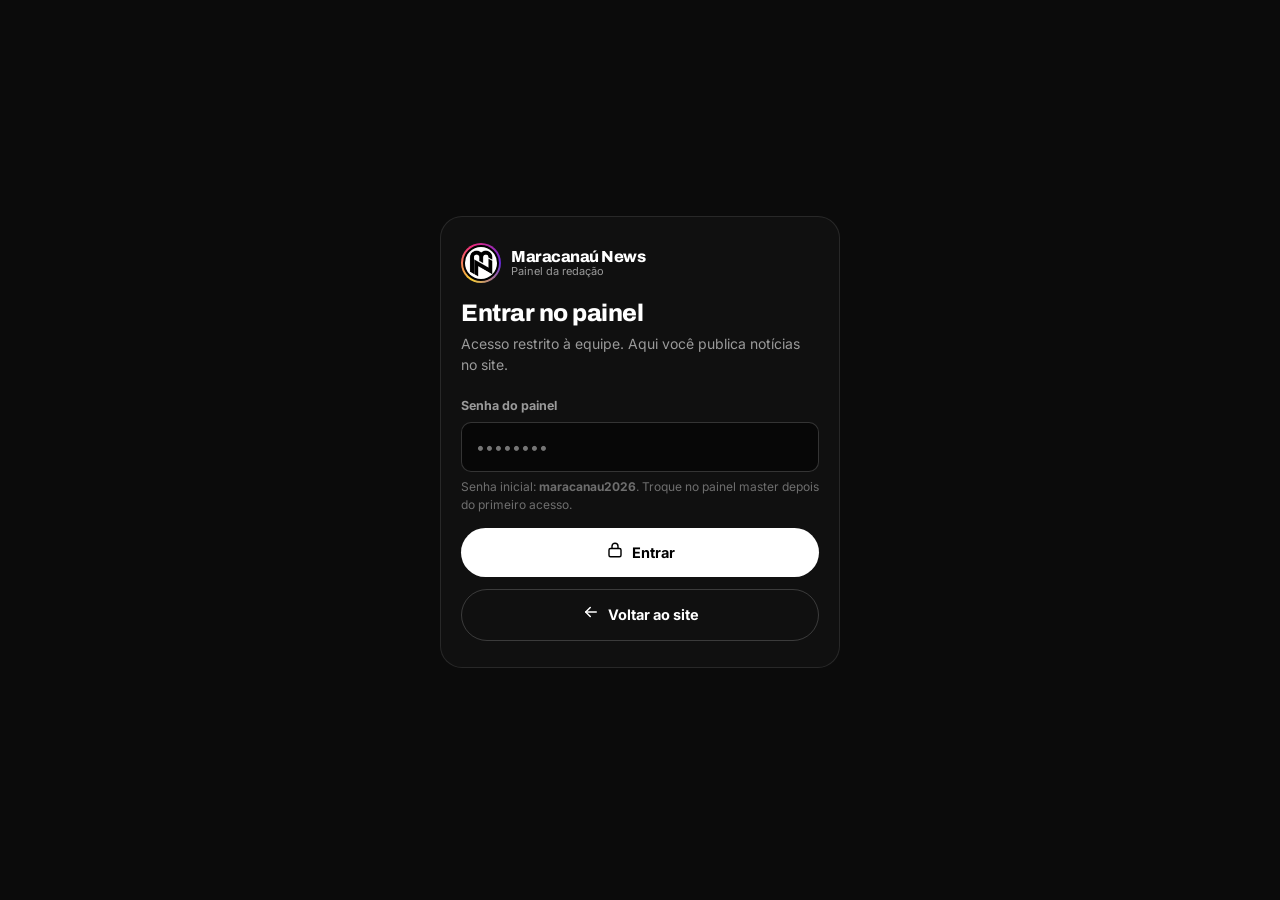
<file: admin/master.html>
<!DOCTYPE html>
<html lang="pt-BR">
<head>
<meta charset="UTF-8">
<meta name="viewport" content="width=device-width, initial-scale=1, viewport-fit=cover">
<meta name="theme-color" content="#070707">
<meta name="robots" content="noindex">
<title>Parceiros e ajustes — Painel Maracanaú News</title>
<link rel="stylesheet" href="../style.css">
</head>
<body class="adm" data-page="adm-master">

<div class="adm-shell">

  <header class="adm-top">
    <div class="wrap adm-top-in">
      <div class="logo">
        <span class="logo-ring"><span>MN</span></span>
        <span class="logo-name"><b>Painel da redação</b><small>Parceiros e ajustes</small></span>
      </div>
      <div class="topbar-actions">
        <a class="icon-btn" href="../index.html" target="_blank" rel="noopener" aria-label="Abrir o site" data-icon="eye"></a>
        <button class="icon-btn" id="sair" aria-label="Sair" data-icon="out"></button>
      </div>
    </div>
  </header>

  <nav class="adm-nav">
    <a href="index.html">Publicações</a>
    <a href="master.html" class="on">Parceiros e ajustes</a>
    <a href="../index.html" target="_blank" rel="noopener">Ver o site</a>
  </nav>

  <main class="adm-main wrap">

    <section class="panel">
      <div class="panel-head"><h2>Parceiros</h2><small>aparecem na home e na página de parceiros</small></div>

      <div class="field-2">
        <div class="field">
          <label for="pNome">Nome da empresa</label>
          <input type="text" id="pNome" placeholder="Ex.: Ótica do Brasil">
        </div>
        <div class="field">
          <label for="pCat">Ramo</label>
          <input type="text" id="pCat" placeholder="Ex.: Ótica">
        </div>
      </div>
      <div class="field">
        <label for="pDesc">Descrição curta</label>
        <input type="text" id="pDesc" placeholder="Ex.: Óculos de grau, solar e exame de vista">
      </div>
      <div class="adm-bar">
        <button class="btn btn-red" id="pAdd"><span data-icon="plus"></span> Adicionar parceiro</button>
      </div>

      <div id="pList" style="margin-top:8px;"></div>
    </section>

    <section class="panel">
      <div class="panel-head"><h2>Logotipo</h2><small>aparece no topo, no rodapé e como ícone da aba</small></div>

      <label class="drop" for="logoArquivo">
        <span data-icon="image"></span>
        Enviar o logotipo do Maracanaú News
        <small style="color:var(--mute-2);font-size:12px;">PNG quadrado com fundo transparente, até 900 KB</small>
      </label>
      <input type="file" id="logoArquivo" accept="image/png,image/jpeg,image/webp,image/svg+xml" hidden>
      <div id="logoPreview" style="display:none;"></div>

      <div class="field" style="margin-top:14px;">
        <label for="cfg_logo">Arquivo ou link do logotipo</label>
        <input type="text" id="cfg_logo" placeholder="assets/logo.png">
        <div class="hint">Se preferir, coloque o arquivo na pasta <b>assets</b> do site e escreva <b>assets/logo.png</b> aqui. Deixe vazio para voltar ao monograma MN.</div>
      </div>

      <div class="adm-bar">
        <button class="btn btn-red" id="cfgSalvar2" style="display:none;"></button>
        <button class="btn btn-ghost" id="logoRemover">Usar o monograma MN</button>
      </div>
      <p class="hint">Depois de escolher, salve em <b>Contatos e links</b>, logo abaixo.</p>
    </section>

    <section class="panel">
      <div class="panel-head"><h2>Contatos e links</h2><small>usados em todos os botões do site</small></div>

      <div class="field-2">
        <div class="field">
          <label for="cfg_whatsappDireto">WhatsApp da redação</label>
          <input type="url" id="cfg_whatsappDireto" placeholder="https://wa.me/5585...">
        </div>
        <div class="field">
          <label for="cfg_email">E-mail de parcerias</label>
          <input type="email" id="cfg_email" placeholder="contato@...">
        </div>
        <div class="field">
          <label for="cfg_whatsappGrupo">Grupo do WhatsApp</label>
          <input type="url" id="cfg_whatsappGrupo">
        </div>
        <div class="field">
          <label for="cfg_whatsappCanal">Canal do WhatsApp</label>
          <input type="url" id="cfg_whatsappCanal">
        </div>
        <div class="field">
          <label for="cfg_instagram">Instagram</label>
          <input type="url" id="cfg_instagram">
        </div>
        <div class="field">
          <label for="cfg_keepo">Página de links</label>
          <input type="url" id="cfg_keepo">
        </div>
        <div class="field">
          <label for="cfg_seguidores">Seguidores exibidos</label>
          <input type="text" id="cfg_seguidores" placeholder="170 mil">
        </div>
        <div class="field">
          <label for="cfg_posts">Publicações exibidas</label>
          <input type="text" id="cfg_posts" placeholder="5.061">
        </div>
      </div>

      <div class="field">
        <label for="cfg_senhaPainel">Senha do painel</label>
        <input type="text" id="cfg_senhaPainel">
        <div class="hint">Vale para este aparelho. Para proteger de verdade, o painel precisa de um login no servidor.</div>
      </div>

      <div class="adm-bar">
        <button class="btn btn-red" id="cfgSalvar"><span data-icon="check"></span> Salvar ajustes</button>
      </div>
    </section>

    <section class="panel">
      <div class="panel-head"><h2>Backup</h2><small>leve seu conteúdo para outro aparelho</small></div>
      <div class="btn-row">
        <button class="btn btn-ghost" id="exportar"><span data-icon="share"></span> Baixar backup</button>
        <label class="btn btn-ghost" for="importar">Restaurar backup</label>
        <input type="file" id="importar" accept="application/json" hidden>
        <button class="btn btn-ghost" id="zerar" style="color:var(--red);border-color:var(--red);">Apagar tudo</button>
      </div>
      <p class="hint" style="margin-top:12px;">O conteúdo fica salvo no navegador deste aparelho. Baixe o backup antes de limpar o histórico ou trocar de celular.</p>
    </section>

  </main>
</div>

<script src="../script.js"></script>
</body>
</html>
</file>
<file: style.css>
/* =========================================================
   MARACANAÚ NEWS — style.css
   Identidade do perfil @maracanau.news:
   fundo preto, manchete branca, etiqueta de categoria vermelha,
   assinatura no rodapé do card. Mobile-first.
   ========================================================= */

@import url('https://fonts.googleapis.com/css2?family=Archivo:wght@500;600;700;800;900&family=Inter:wght@400;500;600;700&display=swap');

:root{
  --ink:        #070707;   /* fundo do site */
  --ink-2:      #101010;   /* superfícies */
  --ink-3:      #191919;   /* superfícies elevadas */
  --line:       rgba(255,255,255,.10);
  --line-2:     rgba(255,255,255,.18);
  --white:      #FFFFFF;
  --mute:       #9A9A9A;
  --mute-2:     #6E6E6E;
  --red:        #E11B22;   /* etiqueta de categoria (como nos posts) */
  --red-dark:   #A81117;
  --whats:      #1FAD54;

  --ring: conic-gradient(from 210deg, #F9CE34, #EE2A7B, #6228D7, #F9CE34);

  --font-head: 'Archivo', system-ui, sans-serif;
  --font-body: 'Inter', system-ui, sans-serif;

  --r-sm: 10px;
  --r-md: 16px;
  --r-lg: 22px;
  --r-pill: 999px;

  /* Proporção das artes do Instagram usadas nos cards.
     Retrato do feed = 4/5. Se suas artes forem 4/3, troque aqui. */
  --post: 4/5;

  --wrap: 1180px;
  --pad: 18px;
  --tabbar: 64px;
}

*,*::before,*::after{ box-sizing:border-box; }
html{ scroll-behavior:smooth; -webkit-text-size-adjust:100%; }
body{
  margin:0;
  background:var(--ink);
  color:var(--white);
  font-family:var(--font-body);
  font-size:16px;
  line-height:1.5;
  -webkit-font-smoothing:antialiased;
  overflow-x:hidden;
  padding-bottom:calc(var(--tabbar) + env(safe-area-inset-bottom));
}
img{ max-width:100%; display:block; }
a{ color:inherit; text-decoration:none; }
button,input{ font:inherit; color:inherit; }
button{ background:none; border:none; cursor:pointer; }
h1,h2,h3,h4{ font-family:var(--font-head); margin:0; line-height:1.08; letter-spacing:-.02em; }
p{ margin:0; }
ul{ margin:0; padding:0; list-style:none; }

:focus-visible{ outline:2px solid var(--white); outline-offset:3px; border-radius:6px; }
::selection{ background:var(--red); color:#fff; }

@media (prefers-reduced-motion:reduce){
  *{ animation:none !important; transition:none !important; scroll-behavior:auto !important; }
}

.wrap{ width:100%; max-width:var(--wrap); margin-inline:auto; padding-inline:var(--pad); }
.sr-only{ position:absolute; width:1px; height:1px; overflow:hidden; clip:rect(0 0 0 0); }

/* ---------------------------------------------------------
   MARCA
   --------------------------------------------------------- */
.logo{ display:flex; align-items:center; gap:10px; }
.logo-ring{
  width:40px; height:40px; border-radius:50%;
  background:var(--ring);
  padding:2px; flex-shrink:0;
}
.logo-ring > span{
  display:grid; place-items:center;
  width:100%; height:100%;
  border-radius:50%;
  background:#000;
  border:2px solid #000;
  font-family:var(--font-head);
  font-weight:900;
  font-size:14px;
  letter-spacing:-.06em;
}
.logo-name{ display:flex; flex-direction:column; line-height:1.05; }
.logo-name b{ font-family:var(--font-head); font-weight:800; font-size:16px; letter-spacing:-.03em; }
.logo-name small{ font-size:11px; color:var(--mute); }
.verified{ display:inline-block; width:13px; height:13px; vertical-align:-1px; margin-left:3px; }

/* ---------------------------------------------------------
   TOPO
   --------------------------------------------------------- */
.topbar{
  position:sticky; top:0; z-index:60;
  background:rgba(7,7,7,.92);
  backdrop-filter:blur(12px);
  border-bottom:1px solid var(--line);
}
.topbar-in{
  display:flex; align-items:center; justify-content:space-between;
  gap:12px; height:60px;
}
.topbar-actions{ display:flex; align-items:center; gap:8px; }
.icon-btn{
  width:40px; height:40px; border-radius:var(--r-sm);
  display:grid; place-items:center;
  border:1px solid var(--line);
  background:var(--ink-2);
}
.icon-btn:active{ background:var(--ink-3); }
.icon-btn svg{ width:20px; height:20px; }
.nav-desk{ display:none; }

/* Menu lateral (mobile) */
.drawer{
  position:fixed; inset:0; z-index:200;
  display:none;
}
.drawer.open{ display:block; }
.drawer-bg{ position:absolute; inset:0; background:rgba(0,0,0,.6); }
.drawer-panel{
  position:absolute; top:0; right:0; bottom:0;
  width:min(84vw, 330px);
  background:var(--ink-2);
  border-left:1px solid var(--line);
  padding:18px 16px calc(24px + env(safe-area-inset-bottom));
  display:flex; flex-direction:column; gap:4px;
  overflow-y:auto;
  animation:slideIn .22s ease;
}
@keyframes slideIn{ from{ transform:translateX(100%);} to{ transform:translateX(0);} }
.drawer-head{ display:flex; align-items:center; justify-content:space-between; margin-bottom:14px; }
.drawer-panel a.dl{
  display:flex; align-items:center; gap:12px;
  padding:13px 12px; border-radius:var(--r-sm);
  font-weight:600; font-size:15px; color:var(--white);
}
.drawer-panel a.dl:active{ background:var(--ink-3); }
.drawer-panel a.dl svg{ width:19px; height:19px; color:var(--mute); }
.drawer-sep{ height:1px; background:var(--line); margin:12px 4px; }
.drawer-note{ font-size:12px; color:var(--mute-2); padding:4px 12px; line-height:1.5; }

/* ---------------------------------------------------------
   BUSCA (overlay em tela cheia no celular)
   --------------------------------------------------------- */
.search-layer{
  position:fixed; inset:0; z-index:190;
  background:var(--ink);
  display:none; flex-direction:column;
}
.search-layer.open{ display:flex; }
.search-top{
  display:flex; align-items:center; gap:10px;
  padding:12px var(--pad);
  border-bottom:1px solid var(--line);
}
.search-field{
  flex:1; display:flex; align-items:center; gap:9px;
  background:var(--ink-2); border:1px solid var(--line);
  border-radius:var(--r-pill); padding:10px 14px;
}
.search-field input{ flex:1; border:none; background:none; outline:none; font-size:16px; }
.search-field svg{ width:18px; height:18px; color:var(--mute); flex-shrink:0; }
.search-results{ flex:1; overflow-y:auto; padding:8px var(--pad) 40px; }
.search-empty{ color:var(--mute); font-size:14px; padding:30px 4px; text-align:center; }

/* ---------------------------------------------------------
   AVISO (não somos página policial)
   --------------------------------------------------------- */
.notice{
  background:var(--red);
  color:#fff;
  font-size:12.5px;
  font-weight:600;
  letter-spacing:.01em;
}
.notice .wrap{ display:flex; align-items:center; gap:8px; padding-block:8px; }
.notice svg{ width:16px; height:16px; flex-shrink:0; }

/* ---------------------------------------------------------
   MANCHETE PRINCIPAL
   --------------------------------------------------------- */
.lead{ padding-top:16px; }
.lead-card{
  position:relative;
  display:block;
  border-radius:var(--r-lg);
  overflow:hidden;
  aspect-ratio:var(--post);
  max-height:82vh;
  background:var(--ink-2);
  border:1px solid var(--line);
}
.lead-card .ph{ position:absolute; inset:0; }
.lead-card::after{
  content:""; position:absolute; inset:0;
  background:linear-gradient(0deg, rgba(0,0,0,.94) 26%, rgba(0,0,0,.25) 62%, rgba(0,0,0,.45));
}
.lead-body{
  position:absolute; left:0; right:0; bottom:0; z-index:2;
  padding:18px 16px 16px;
}
.lead-body h1{
  font-size:clamp(23px, 6.4vw, 40px);
  font-weight:800;
  margin:10px 0 8px;
  text-wrap:balance;
}
.lead-body p{ color:rgba(255,255,255,.78); font-size:14px; max-width:60ch; }
.card-sign{
  display:flex; align-items:center; justify-content:space-between;
  margin-top:12px; font-size:11.5px; color:rgba(255,255,255,.6);
}
.card-sign b{ color:rgba(255,255,255,.85); font-weight:600; }

/* etiqueta vermelha, igual à dos posts */
.tag{
  display:inline-block;
  background:var(--red);
  color:#fff;
  font-family:var(--font-head);
  font-weight:700;
  font-size:11px;
  letter-spacing:.06em;
  text-transform:uppercase;
  padding:4px 10px;
  border-radius:4px;
}
.tag.ghost{ background:transparent; border:1px solid var(--line-2); color:var(--mute); }

/* ---------------------------------------------------------
   SEÇÕES
   --------------------------------------------------------- */
.section{ padding-block:30px; }
.section-head{
  display:flex; align-items:flex-end; justify-content:space-between;
  gap:14px; margin-bottom:16px;
}
.section-head h2{ font-size:22px; font-weight:800; }
.section-head p{ color:var(--mute); font-size:13.5px; margin-top:4px; max-width:52ch; }
.section-head a{ font-size:13px; font-weight:600; color:var(--mute); white-space:nowrap; border-bottom:1px solid var(--line-2); padding-bottom:2px; }
.section-head a:active{ color:var(--white); }

/* Filtros por categoria — rolagem horizontal no celular */
.chips{
  display:flex; gap:8px;
  overflow-x:auto;
  padding:2px var(--pad) 14px;
  margin-inline:calc(var(--pad) * -1);
  scrollbar-width:none;
  scroll-snap-type:x proximity;
}
.chips::-webkit-scrollbar{ display:none; }
.chip{
  flex:0 0 auto;
  padding:9px 16px;
  border-radius:var(--r-pill);
  border:1px solid var(--line-2);
  background:var(--ink-2);
  color:var(--mute);
  font-size:13.5px; font-weight:600;
  scroll-snap-align:start;
}
.chip[aria-pressed="true"]{ background:var(--white); border-color:var(--white); color:#000; }

/* ---------------------------------------------------------
   CARDS DE NOTÍCIA
   --------------------------------------------------------- */
.feed{ display:grid; gap:16px; }
.card{
  display:block;
  background:var(--ink-2);
  border:1px solid var(--line);
  border-radius:var(--r-md);
  overflow:hidden;
}
.card:active{ border-color:var(--line-2); }
.card-media{ position:relative; aspect-ratio:var(--post); }
.card-media .tag{ position:absolute; left:10px; bottom:10px; z-index:2; }
.card-media .handle{
  position:absolute; right:10px; bottom:10px; z-index:2;
  font-size:10.5px; color:rgba(255,255,255,.7);
}
.card-media::after{
  content:""; position:absolute; inset:0;
  background:linear-gradient(0deg, rgba(0,0,0,.8), transparent 55%);
}
.card-txt{ padding:13px 14px 15px; display:flex; flex-direction:column; gap:7px; }
.card-txt h3{ font-size:17px; font-weight:700; line-height:1.22; }
.card-txt p{ color:var(--mute); font-size:13.5px; }
.card-meta{
  display:flex; align-items:center; gap:8px;
  font-size:12px; color:var(--mute-2); margin-top:3px;
}
.card-meta .dot{ width:3px; height:3px; border-radius:50%; background:var(--mute-2); }

/* Lista compacta (busca, relacionadas, urgentes) */
.row{
  display:flex; gap:12px; align-items:center;
  padding:11px 0; border-bottom:1px solid var(--line);
}
.row:last-child{ border-bottom:none; }
.row .ph{ width:62px; height:78px; border-radius:10px; flex-shrink:0; }
.row h4{ font-size:14.5px; font-weight:600; font-family:var(--font-body); line-height:1.3; }
.row span{ font-size:11.5px; color:var(--mute-2); display:block; margin-top:4px; }

/* Placeholder visual (trocar por foto real quando tiver) */
.ph{
  position:relative; overflow:hidden;
  background:linear-gradient(140deg,#1C1C1C,#000);
  display:grid; place-items:center;
}
.ph[data-t="1"]{ background:linear-gradient(140deg,#242424,#050505); }
.ph[data-t="2"]{ background:linear-gradient(140deg,#111,#3A3A3A); }
.ph[data-t="3"]{ background:linear-gradient(140deg,#2C2C2C,#0A0A0A); }
.ph[data-t="4"]{ background:linear-gradient(140deg,#000,#2E2E2E); }
.ph[data-t="5"]{ background:linear-gradient(140deg,#1A1A1A,#4A4A4A); }
.ph img{ position:absolute; inset:0; width:100%; height:100%; object-fit:cover; }
.ph svg{ width:34px; height:34px; color:rgba(255,255,255,.22); }
.ph.mark::before{
  content:"MN";
  position:absolute;
  font-family:var(--font-head); font-weight:900;
  font-size:min(22vw, 92px);
  color:rgba(255,255,255,.05);
  letter-spacing:-.06em;
}

/* ---------------------------------------------------------
   ANUNCIE (post "Sua logo AQUI")
   --------------------------------------------------------- */
.ad{
  border:1px solid var(--line);
  border-radius:var(--r-lg);
  background:
    radial-gradient(120% 80% at 80% 0%, rgba(225,27,34,.22), transparent 60%),
    var(--ink-2);
  padding:24px 18px;
}
.ad h2{ font-size:24px; font-weight:800; margin:10px 0 8px; max-width:18ch; }
.ad p{ color:var(--mute); font-size:14px; max-width:46ch; }
.ad-slot{
  margin:18px 0;
  aspect-ratio:16/9;
  border:2px dashed rgba(225,27,34,.55);
  border-radius:var(--r-md);
  display:grid; place-items:center;
  text-align:center;
  color:#fff; font-family:var(--font-head); font-weight:800; font-size:17px;
  background:rgba(0,0,0,.4);
}
.ad-slot small{ display:block; font-family:var(--font-body); font-weight:500; font-size:12px; color:var(--mute); margin-top:6px; }
.ad-list{ display:grid; gap:9px; margin-bottom:18px; }
.ad-list li{ display:flex; gap:9px; font-size:14px; color:var(--mute); }
.ad-list svg{ width:17px; height:17px; color:var(--red); flex-shrink:0; margin-top:2px; }

/* ---------------------------------------------------------
   BOTÕES
   --------------------------------------------------------- */
.btn{
  display:inline-flex; align-items:center; justify-content:center; gap:8px;
  padding:13px 20px;
  border-radius:var(--r-pill);
  font-weight:700; font-size:14.5px;
  min-height:46px;
}
.btn svg{ width:18px; height:18px; }
.btn-primary{ background:var(--white); color:#000; }
.btn-red{ background:var(--red); color:#fff; }
.btn-whats{ background:var(--whats); color:#fff; }
.btn-ghost{ border:1px solid var(--line-2); color:var(--white); }
.btn:active{ transform:scale(.98); }
.btn-block{ width:100%; }
.btn-row{ display:flex; flex-wrap:wrap; gap:10px; }

/* ---------------------------------------------------------
   NÚMEROS DO PERFIL
   --------------------------------------------------------- */
.stats{
  display:grid; grid-template-columns:repeat(3,1fr);
  border:1px solid var(--line); border-radius:var(--r-md);
  overflow:hidden;
}
.stats div{ padding:16px 10px; text-align:center; border-right:1px solid var(--line); }
.stats div:last-child{ border-right:none; }
.stats b{ display:block; font-family:var(--font-head); font-weight:800; font-size:20px; }
.stats span{ font-size:11.5px; color:var(--mute); }

/* ---------------------------------------------------------
   PARCEIROS
   --------------------------------------------------------- */
.partners{ display:grid; grid-template-columns:repeat(2,1fr); gap:12px; }
.partner{
  background:var(--ink-2); border:1px solid var(--line);
  border-radius:var(--r-md); padding:16px 14px;
}
.partner .badge{
  width:54px; height:54px; border-radius:50%;
  background:var(--ring); padding:2px; margin-bottom:12px;
}
.partner .badge > span{
  width:100%; height:100%; border-radius:50%;
  background:#000; border:2px solid #000;
  display:grid; place-items:center;
  font-family:var(--font-head); font-weight:800; font-size:15px;
}
.partner h3{ font-size:15px; font-weight:700; }
.partner .cat{ font-size:11.5px; color:var(--red); font-weight:600; margin-top:3px; }
.partner p{ font-size:13px; color:var(--mute); margin-top:8px; line-height:1.45; }

/* ---------------------------------------------------------
   COMUNIDADE / RODAPÉ
   --------------------------------------------------------- */
.join{
  border-radius:var(--r-lg);
  border:1px solid var(--line);
  background:radial-gradient(100% 90% at 10% 0%, rgba(255,255,255,.08), transparent 55%), var(--ink-2);
  padding:24px 18px;
}
.join h2{ font-size:23px; font-weight:800; max-width:16ch; }
.join p{ color:var(--mute); font-size:14px; margin:9px 0 18px; max-width:44ch; }

/* Variante do .join para uso em colunas estreitas (ex.: barra lateral da notícia) —
   ignora o grid de 2 colunas pensado para a seção larga da home */
.join.join--aside{
  padding:20px 18px;
}
@media (min-width:700px){
  .join.join--aside{
    display:block;
    grid-template-columns:none;
    gap:0;
  }
}

.foot{ border-top:1px solid var(--line); padding-block:28px 34px; margin-top:20px; }
.foot-grid{ display:grid; gap:24px; }
.foot h4{ font-family:var(--font-body); font-size:12.5px; font-weight:700; color:var(--mute); margin-bottom:10px; }
.foot a.fl{ display:block; padding:6px 0; font-size:14px; color:rgba(255,255,255,.85); }
.foot-bottom{
  border-top:1px solid var(--line); margin-top:24px; padding-top:18px;
  font-size:12px; color:var(--mute-2); line-height:1.6;
}
.socials{ display:flex; gap:10px; margin-top:14px; }
.socials a{
  width:42px; height:42px; border-radius:50%;
  border:1px solid var(--line); display:grid; place-items:center;
}
.socials svg{ width:19px; height:19px; }

/* ---------------------------------------------------------
   BARRA INFERIOR (celular)
   --------------------------------------------------------- */
.tabbar{
  position:fixed; left:0; right:0; bottom:0; z-index:150;
  height:calc(var(--tabbar) + env(safe-area-inset-bottom));
  padding-bottom:env(safe-area-inset-bottom);
  background:rgba(10,10,10,.96);
  backdrop-filter:blur(14px);
  border-top:1px solid var(--line);
  display:grid; grid-template-columns:repeat(4,1fr);
}
.tabbar a, .tabbar button{
  display:flex; flex-direction:column; align-items:center; justify-content:center;
  gap:4px; font-size:10.5px; color:var(--mute); font-weight:600;
}
.tabbar svg{ width:22px; height:22px; }
.tabbar .on{ color:var(--white); }
.tabbar .whats{ color:var(--whats); }

/* ---------------------------------------------------------
   PÁGINA DE NOTÍCIA
   --------------------------------------------------------- */
.article-top{ padding-top:18px; }
.back{ display:inline-flex; align-items:center; gap:7px; color:var(--mute); font-size:13.5px; font-weight:600; margin-bottom:16px; }
.back svg{ width:17px; height:17px; }
.article-top h1{ font-size:clamp(25px,7vw,42px); font-weight:800; margin:12px 0 12px; text-wrap:balance; }
.article-top .lede{ color:var(--mute); font-size:16px; line-height:1.55; }
.byline{ display:flex; align-items:center; gap:10px; margin-top:18px; font-size:12.5px; color:var(--mute-2); }
.byline .av{ width:32px; height:32px; border-radius:50%; background:var(--ring); padding:2px; }
.byline .av span{ display:block; width:100%; height:100%; border-radius:50%; background:#111; }
.cover{ aspect-ratio:var(--post); max-height:78vh; max-width:560px; border-radius:var(--r-md); overflow:hidden; margin:20px 0; }
.prose{ max-width:68ch; }
.prose p{ color:#DEDEDE; font-size:16.5px; line-height:1.75; margin-bottom:18px; }
.prose h2{ font-size:20px; font-weight:800; margin:28px 0 12px; }
.prose figure{ margin:24px 0; }
.prose figure .ph{ aspect-ratio:var(--post); max-height:70vh; max-width:520px; border-radius:var(--r-md); }
.prose figcaption{ font-size:12.5px; color:var(--mute-2); margin-top:8px; }
.prose blockquote{
  border-left:3px solid var(--red);
  padding:4px 0 4px 16px; margin:24px 0;
  font-family:var(--font-head); font-weight:600; font-size:19px; line-height:1.35;
}
.share-bar{
  display:flex;
  gap:8px;
  padding:16px 0 4px;
  border-top:1px solid var(--line);
  margin-top:26px;
  flex-wrap:nowrap;
}

.share-bar .btn{
  flex:1 1 0;
  min-width:0;
  padding:10px 8px;
  font-size:12.5px;
  min-height:40px;
  gap:5px;
  white-space:nowrap;
  overflow:hidden;
  text-overflow:ellipsis;
}

.share-bar .btn svg{
  width:15px;
  height:15px;
  flex-shrink:0;
}

/* Telas muito estreitas (ex: navegador interno do WhatsApp) */
@media (max-width:340px){
  .share-bar .btn span:not([data-icon]){
    display:none;
  }
  .share-bar .btn{
    padding:10px;
  }
}
.share-bar::-webkit-scrollbar{ display:none; }
.related{ margin-top:34px; }
.related h3{ font-size:18px; font-weight:800; margin-bottom:10px; }

/* ---------------------------------------------------------
   TOAST
   --------------------------------------------------------- */
.toast{
  position:fixed; left:50%; bottom:calc(var(--tabbar) + 18px + env(safe-area-inset-bottom));
  transform:translate(-50%, 18px);
  background:var(--white); color:#000;
  font-size:13.5px; font-weight:600;
  padding:11px 18px; border-radius:var(--r-pill);
  z-index:300; opacity:0; pointer-events:none;
  transition:opacity .2s ease, transform .2s ease;
  max-width:calc(100vw - 36px); text-align:center;
}
.toast.show{ opacity:1; transform:translate(-50%,0); }

/* ---------------------------------------------------------
   TELAS MAIORES
   --------------------------------------------------------- */
@media (min-width:700px){
  :root{ --pad:26px; }
  body{ padding-bottom:0; }
  .tabbar{ display:none; }
  .toast{ bottom:26px; }
  .feed{ grid-template-columns:repeat(2,1fr); gap:20px; }
  .partners{ grid-template-columns:repeat(3,1fr); }
  .lead-card{ max-width:560px; margin-inline:auto; }
  .lead-body{ padding:26px 24px 22px; }
  .ad{ padding:34px 30px; }
  .join{ padding:34px 30px; display:grid; grid-template-columns:1.2fr .8fr; gap:26px; align-items:center; }
  .foot-grid{ grid-template-columns:1.4fr 1fr 1fr; gap:34px; }
  .search-layer{ padding-top:0; }
  .search-results{ max-width:760px; margin-inline:auto; width:100%; }
}

@media (min-width:1000px){
  .feed{ grid-template-columns:repeat(3,1fr); }
  .nav-desk{
    display:flex; align-items:center; gap:24px;
    font-size:14.5px; font-weight:600; color:var(--mute);
  }
  .nav-desk a:hover{ color:var(--white); }
  .nav-desk a.on{ color:var(--white); }
  .menu-btn{ display:none; }
  .section-head h2{ font-size:28px; }
  .article-grid{ display:grid; grid-template-columns:minmax(0,1fr) 320px; gap:46px; align-items:start; }
  .card:hover{ border-color:var(--line-2); }
  .card:hover h3{ text-decoration:underline; text-underline-offset:3px; }
}

/* =========================================================
   19. ÁREA ADMINISTRATIVA
   ========================================================= */
body.adm{ padding-bottom:0; background:#0B0B0B; }

/* Login */
.adm-login{
  min-height:100dvh;
  display:grid; place-items:center;
  padding:24px var(--pad) calc(40px + env(safe-area-inset-bottom));
}
.adm-login-card{
  width:100%; max-width:400px;
  background:var(--ink-2); border:1px solid var(--line);
  border-radius:var(--r-lg); padding:26px 20px;
}
.adm-login-card h1{ font-size:24px; font-weight:800; margin:18px 0 6px; }
.adm-login-card > p{ color:var(--mute); font-size:14px; margin-bottom:22px; }

/* Estrutura */
.adm-shell{ min-height:100dvh; display:flex; flex-direction:column; }
.adm-top{
  position:sticky; top:0; z-index:60;
  background:rgba(7,7,7,.94); backdrop-filter:blur(12px);
  border-bottom:1px solid var(--line);
}
.adm-top-in{ display:flex; align-items:center; justify-content:space-between; gap:12px; height:58px; }
.adm-nav{
  display:flex; gap:6px; overflow-x:auto; scrollbar-width:none;
  border-bottom:1px solid var(--line);
  padding:0 var(--pad);
  background:var(--ink);
  position:sticky; top:58px; z-index:55;
}
.adm-nav::-webkit-scrollbar{ display:none; }
.adm-nav a{
  flex:0 0 auto; padding:13px 12px; font-size:14px; font-weight:600;
  color:var(--mute); border-bottom:2px solid transparent;
}
.adm-nav a.on{ color:var(--white); border-bottom-color:var(--red); }
.adm-main{ flex:1; padding-block:20px 60px; }

/* Cartões de número */
.adm-stats{ display:grid; grid-template-columns:repeat(2,1fr); gap:10px; margin-bottom:18px; }
.adm-stat{
  background:var(--ink-2); border:1px solid var(--line);
  border-radius:var(--r-md); padding:14px;
}
.adm-stat b{ display:block; font-family:var(--font-head); font-weight:800; font-size:22px; }
.adm-stat span{ font-size:12px; color:var(--mute); }

/* Painéis e formulários */
.panel{
  background:var(--ink-2); border:1px solid var(--line);
  border-radius:var(--r-md); padding:18px 16px; margin-bottom:16px;
}
.panel-head{ display:flex; align-items:center; justify-content:space-between; gap:10px; margin-bottom:16px; flex-wrap:wrap; }
.panel-head h2{ font-size:18px; font-weight:800; }
.panel-head small{ color:var(--mute-2); font-size:12px; }

.field{ margin-bottom:14px; }
.field label{ display:block; font-size:12.5px; font-weight:700; color:var(--mute); margin-bottom:6px; }
.field input, .field textarea, .field select{
  width:100%; padding:12px 14px; font-size:16px;
  background:var(--ink); color:var(--white);
  border:1px solid var(--line-2); border-radius:var(--r-sm);
  outline:none;
}
.field textarea{ min-height:160px; resize:vertical; line-height:1.6; }
.field input:focus, .field textarea:focus, .field select:focus{ border-color:var(--white); }
.field .hint{ font-size:12px; color:var(--mute-2); margin-top:6px; line-height:1.5; }
.field-2{ display:grid; gap:14px; }

.pick{ display:flex; gap:8px; flex-wrap:wrap; }
.pick button{
  padding:9px 14px; border-radius:var(--r-pill);
  border:1px solid var(--line-2); background:var(--ink);
  color:var(--mute); font-size:13.5px; font-weight:600;
}
.pick button[aria-pressed="true"]{ background:var(--red); border-color:var(--red); color:#fff; }

.drop{
  border:2px dashed var(--line-2); border-radius:var(--r-md);
  padding:20px; text-align:center; color:var(--mute); font-size:13.5px;
  display:grid; place-items:center; gap:8px;
}
.drop svg{ width:26px; height:26px; }
.preview{ margin-top:12px; border-radius:var(--r-md); overflow:hidden; aspect-ratio:var(--post); max-width:240px; }
.preview img{ width:100%; height:100%; object-fit:cover; }

/* Lista de itens do painel */
.adm-item{
  display:flex; gap:12px; align-items:center;
  padding:12px 0; border-bottom:1px solid var(--line);
}
.adm-item:last-child{ border-bottom:none; }
.adm-item .ph{ width:52px; height:65px; border-radius:8px; flex-shrink:0; }
.adm-item .info{ flex:1; min-width:0; }
.adm-item h4{ font-family:var(--font-body); font-size:14.5px; font-weight:600; line-height:1.3; }
.adm-item .sub{ font-size:11.5px; color:var(--mute-2); margin-top:4px; display:flex; gap:7px; align-items:center; flex-wrap:wrap; }
.pill{ font-size:10.5px; font-weight:700; padding:3px 8px; border-radius:var(--r-pill); }
.pill.pub{ background:var(--red); color:#fff; }
.pill.dra{ border:1px dashed var(--line-2); color:var(--mute); }
.adm-acts{ display:flex; gap:6px; flex-shrink:0; }
.adm-acts button{
  width:36px; height:36px; border-radius:9px;
  border:1px solid var(--line); background:var(--ink);
  display:grid; place-items:center; color:var(--mute);
}
.adm-acts button svg{ width:17px; height:17px; }
.adm-acts button:active{ color:var(--white); }
.adm-acts .del:active{ background:var(--red); color:#fff; border-color:var(--red); }

.empty{ color:var(--mute-2); font-size:13.5px; padding:18px 0; text-align:center; }

/* Barra de ações fixa no celular */
/* Barra de ações — no fluxo normal, não gruda nem pula com o teclado */
.adm-bar {
  display: grid;
  grid-template-columns: 1fr 1fr;
  gap: 8px;
  padding: 10px 0 4px;
  background: none;
}
.adm-bar .btn {
  min-height: 44px;
  padding: 11px 12px;
  font-size: 13.5px;
  white-space: nowrap;
}
/* "Cancelar edição" ocupa a linha toda quando aparece */
.adm-bar #btnCancelar {
  grid-column: 1 / -1;
}

@media (min-width:700px){
  .adm-stats{ grid-template-columns:repeat(4,1fr); }
  .field-2{ grid-template-columns:1fr 1fr; }
  .panel{ padding:22px 20px; }
  .adm-bar{ position:static; background:none; padding:4px 0 0; }
  .adm-bar .btn{ flex:0 0 auto; }
}

/* Logotipo enviado pelo painel (substitui o monograma MN) */
.logo-img{
  width:100%; height:100%;
  object-fit:cover; border-radius:50%;
  display:block;
}
.logo-ring > span:has(.logo-img){ background:#000; padding:0; }
#logoPreview{
  margin-top:12px; width:96px; height:96px;
  border-radius:50%; overflow:hidden;
  background:var(--ring); padding:3px;
}
#logoPreview img{ width:100%; height:100%; object-fit:cover; border-radius:50%; background:#000; }
</file>
